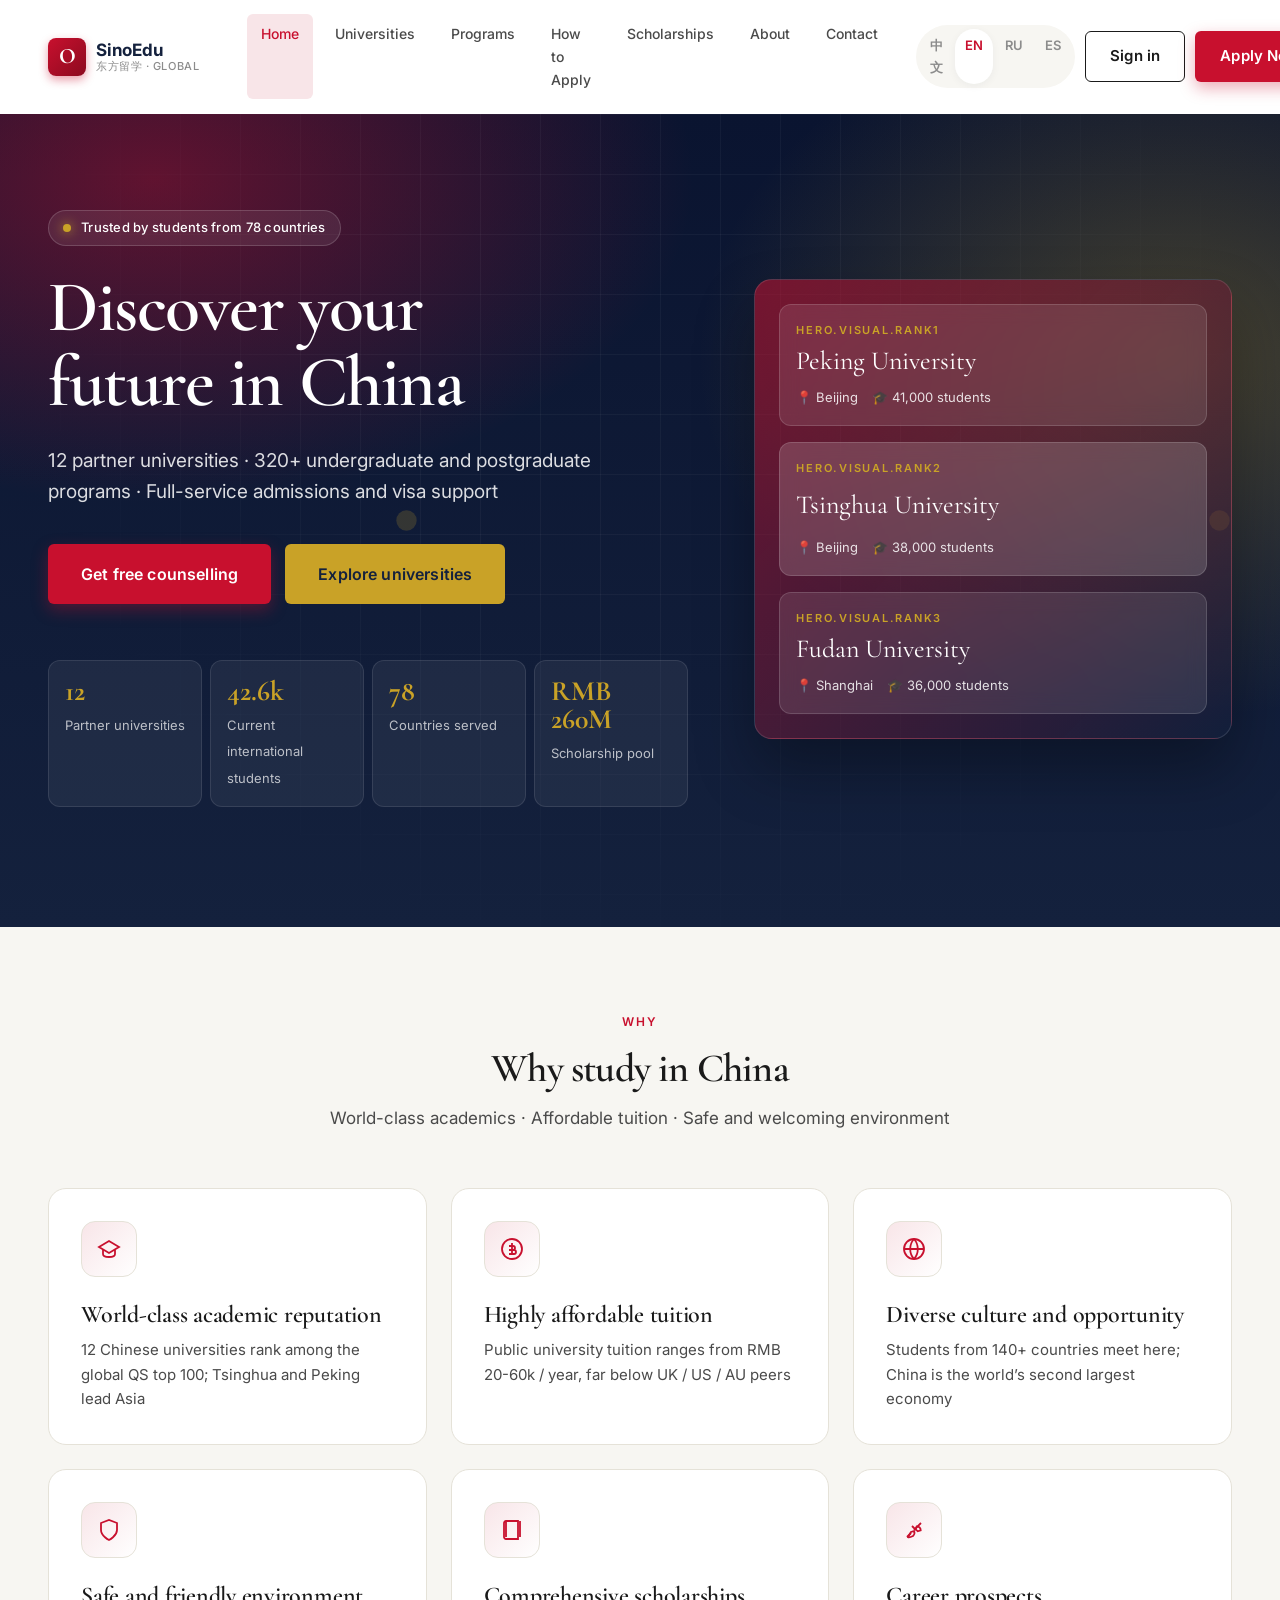
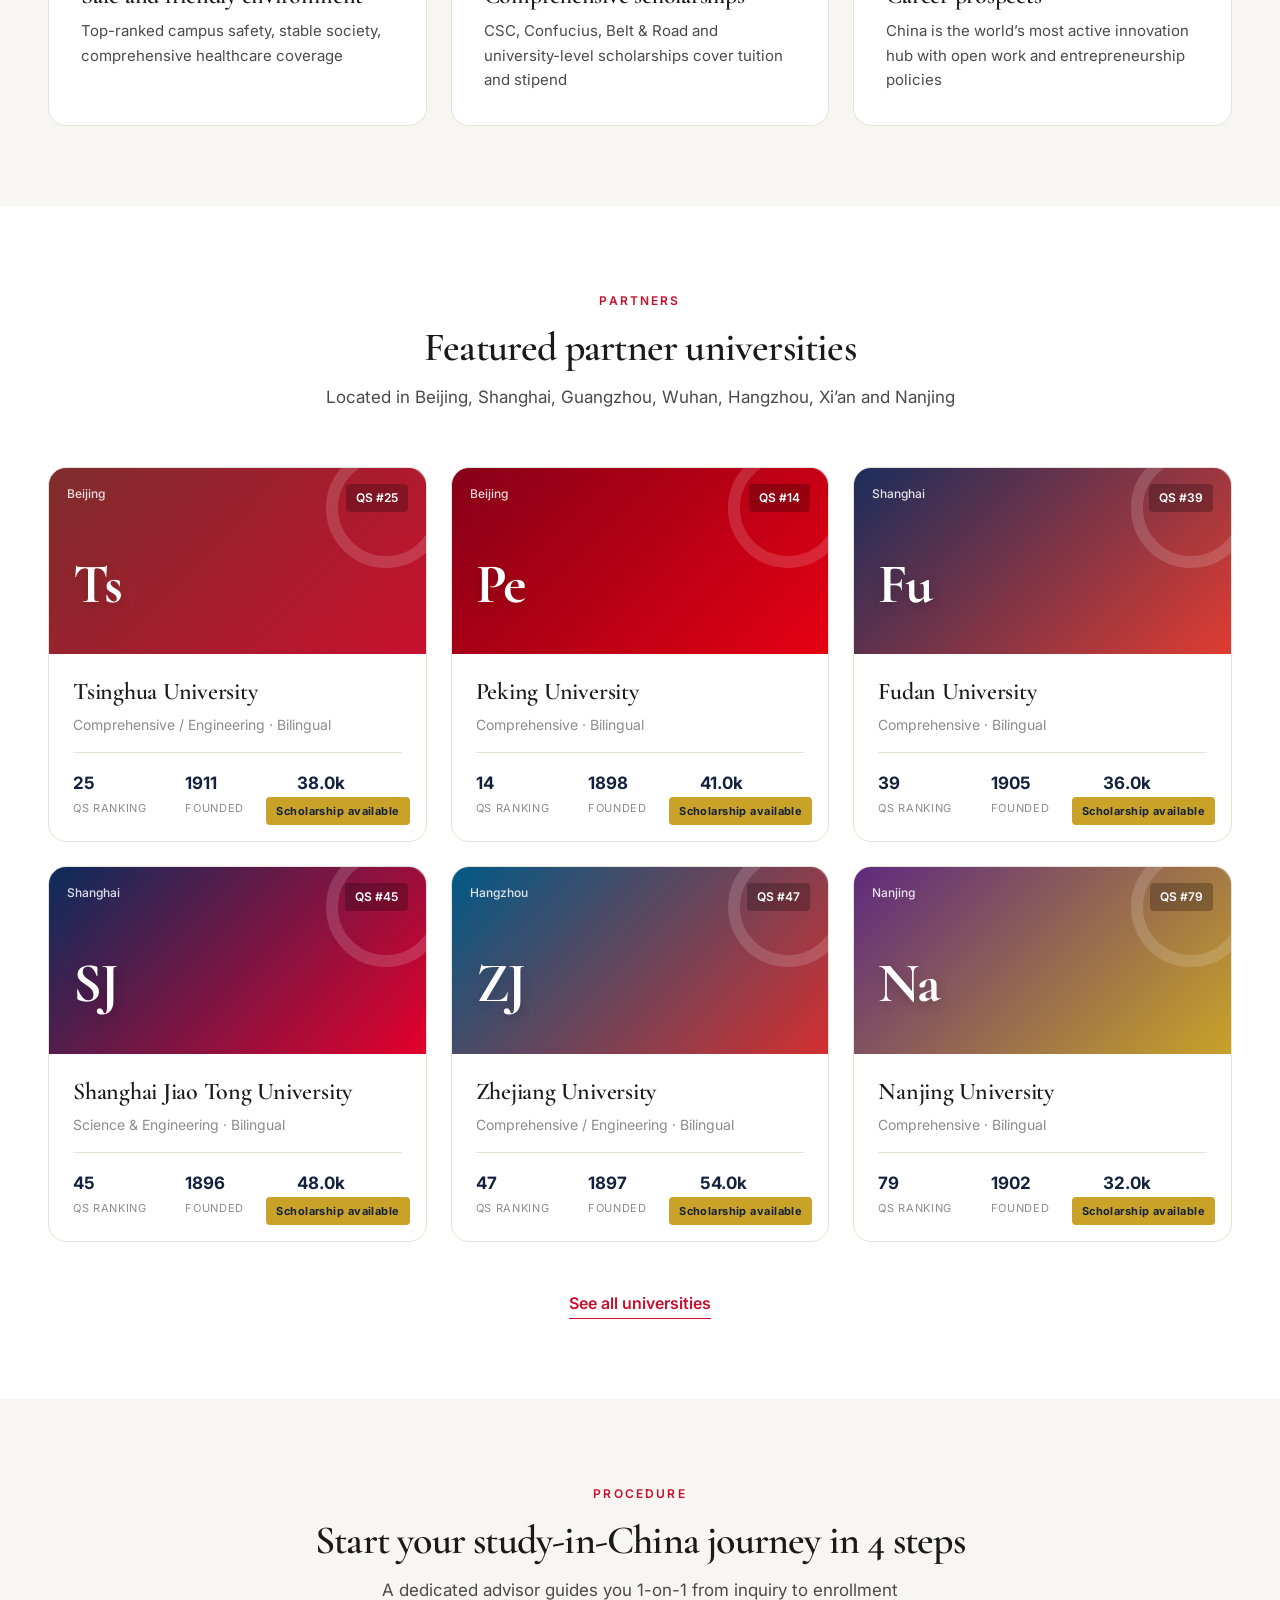
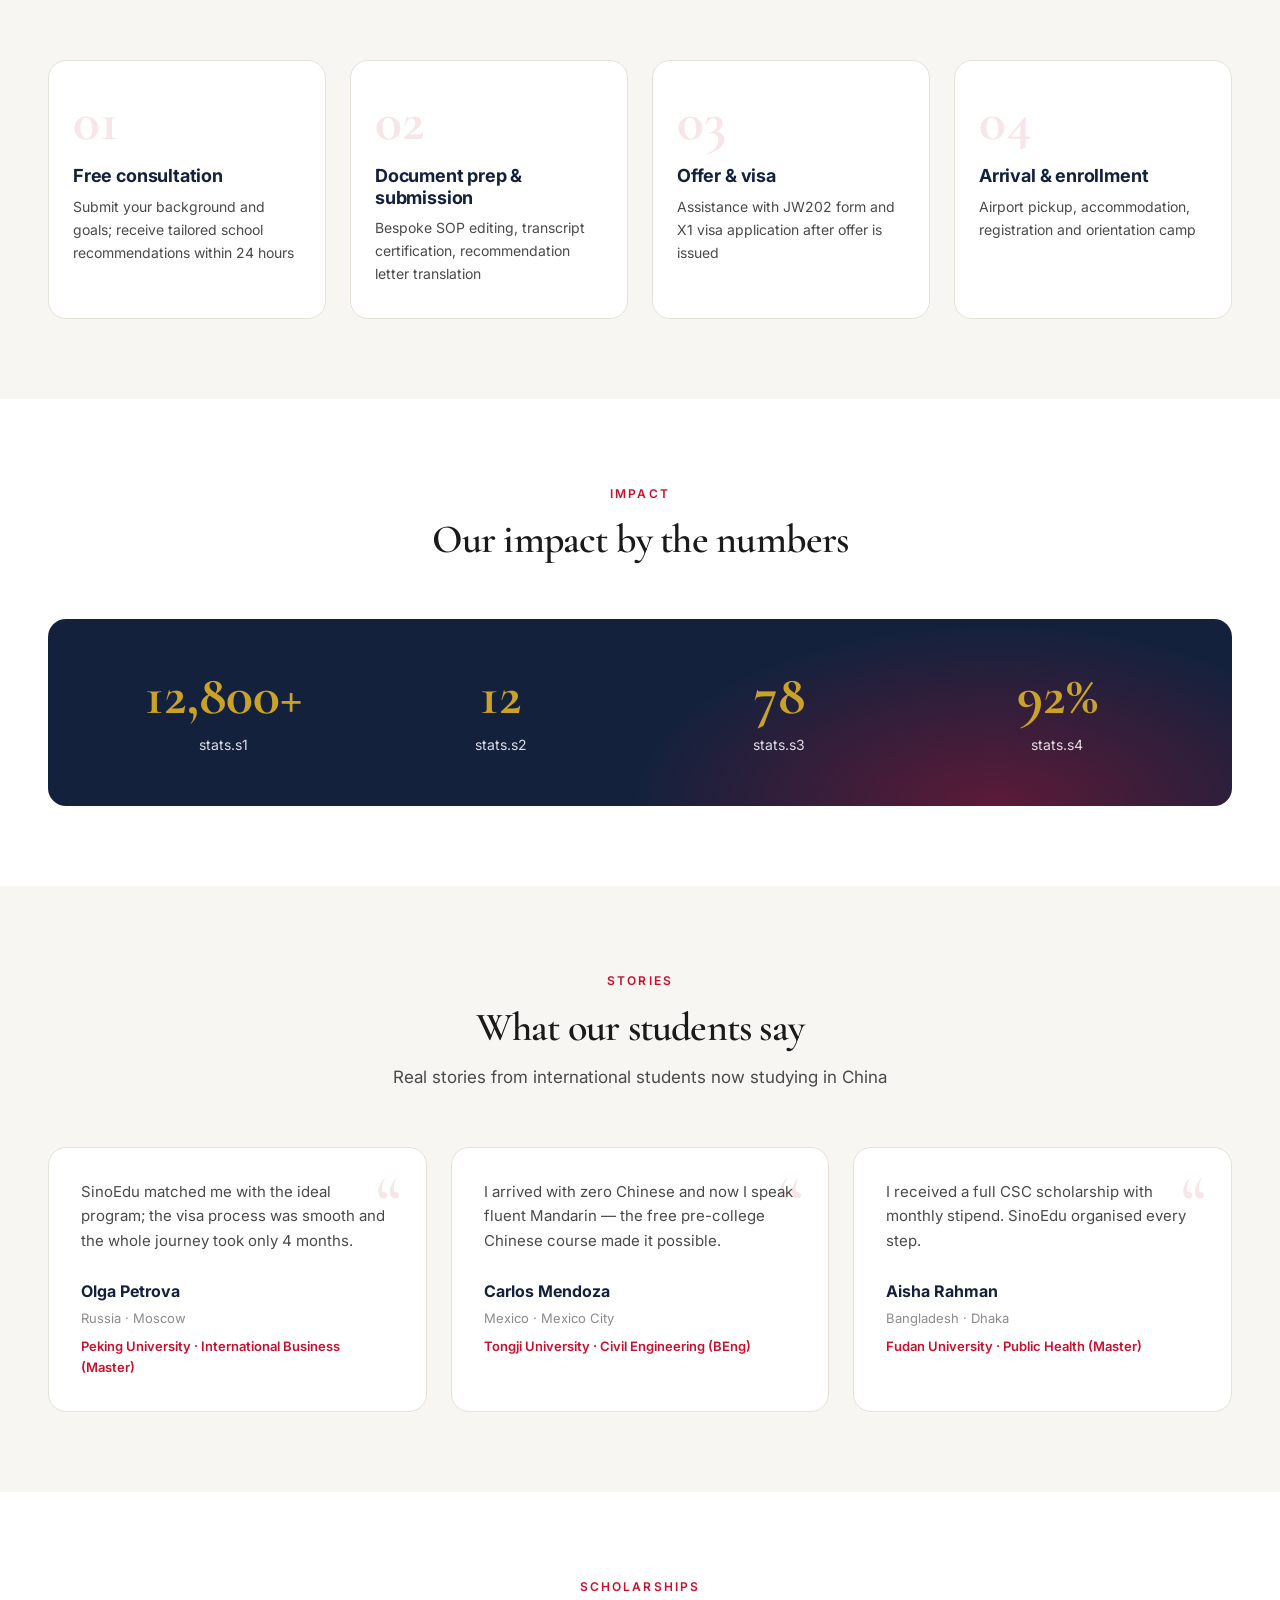
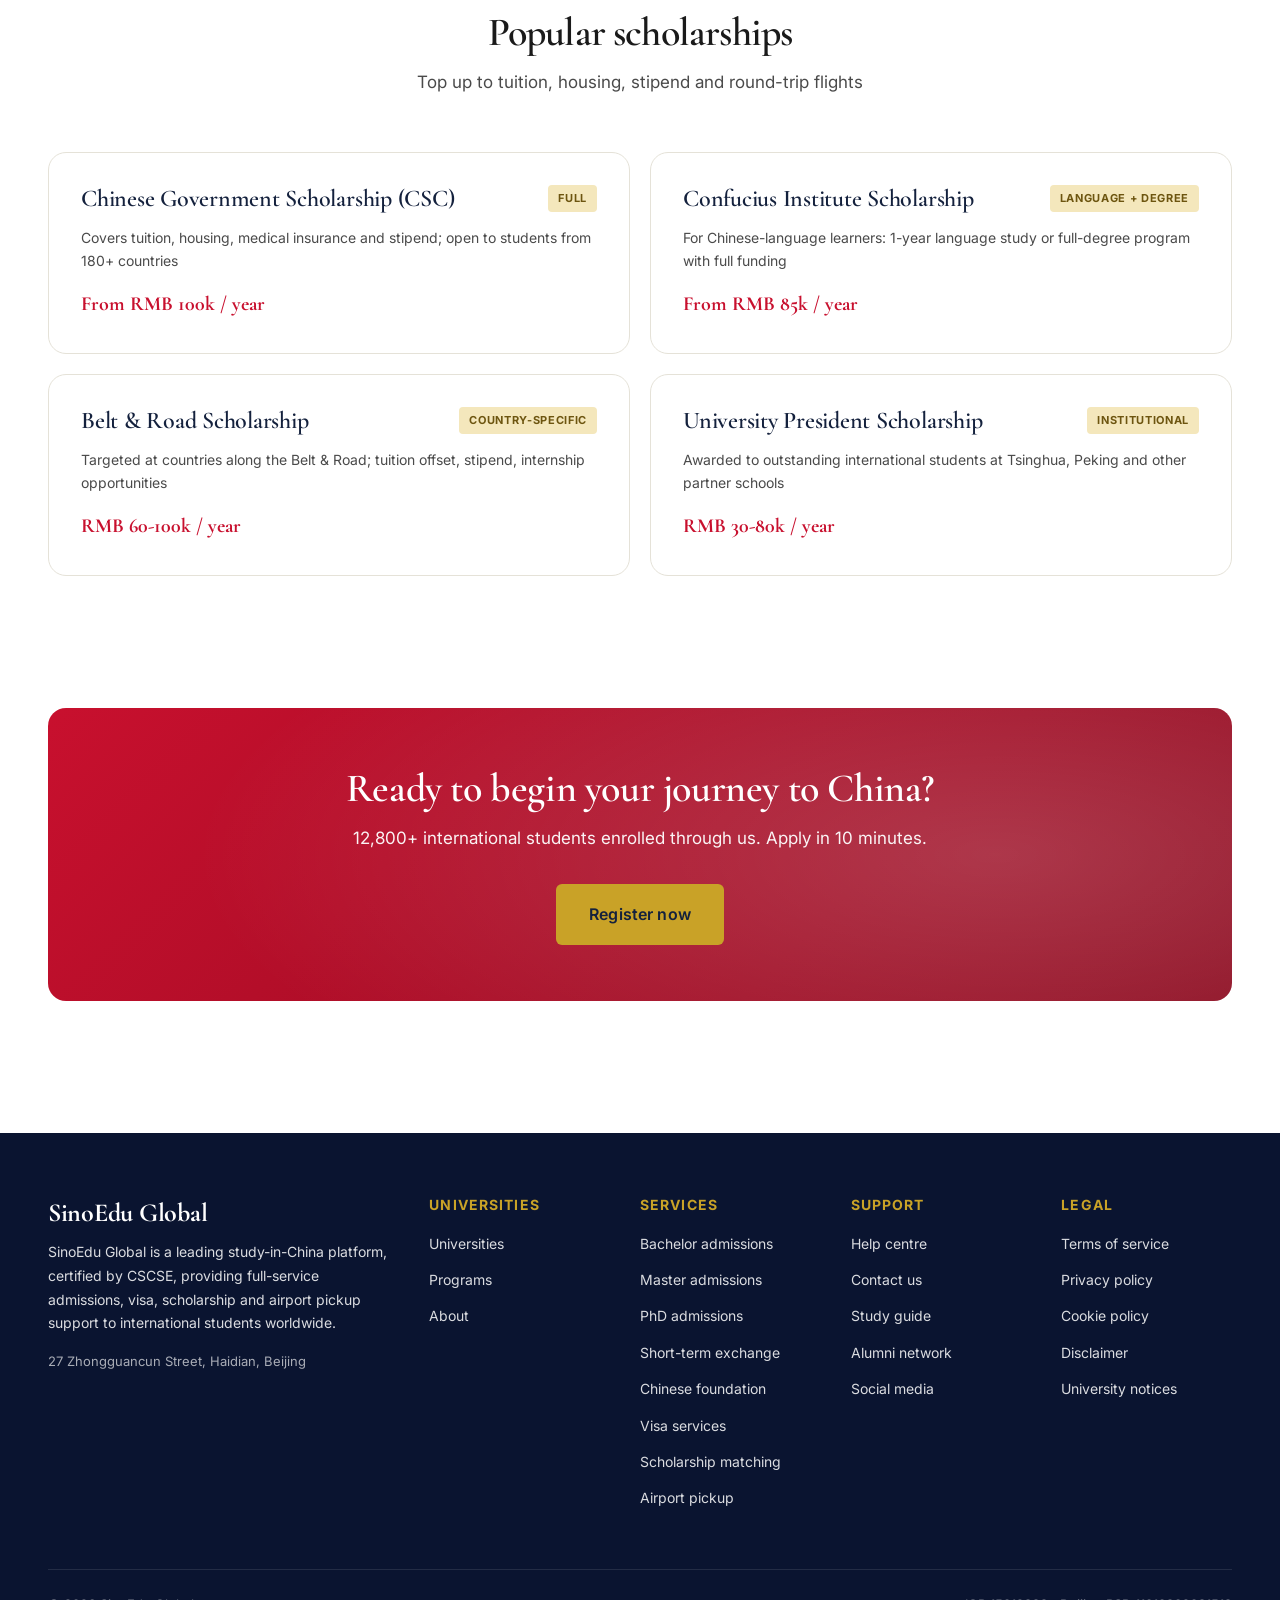
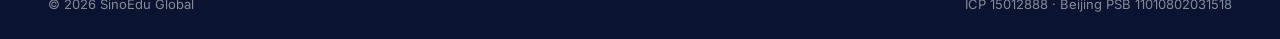
<file: index.html>
<!DOCTYPE html>
<html lang="en">
<head>
  <meta charset="UTF-8" />
  <meta name="viewport" content="width=device-width, initial-scale=1.0" />
  <title>SinoEdu Global — Your gateway to study in China</title>
  <meta name="description" content="A one-stop platform for international students applying to top Chinese universities" />
  <meta name="keywords" content="study in China, Chinese universities, scholarship" />
  <link rel="preconnect" href="https://fonts.googleapis.com" />
  <link rel="preconnect" href="https://fonts.gstatic.com" crossorigin />
  <link href="https://fonts.googleapis.com/css2?family=Inter:wght@400;500;600;700&family=Cormorant+Garamond:wght@500;600;700&display=swap" rel="stylesheet" />
  <link rel="stylesheet" href="assets/css/style.css" />
</head>
<body>
  <!-- ============ NAV ============ -->
  <nav class="oeg-nav">
    <div class="oeg-nav__inner">
      <a href="index.html" class="oeg-nav__logo">
        <span class="oeg-nav__logo-mark">O</span>
        <span class="oeg-nav__logo-text">
          SinoEdu<small>东方留学 · GLOBAL</small>
        </span>
      </a>
      <div class="oeg-nav__links">
        <a href="index.html" class="oeg-nav__link is-current" data-i18n="nav.home">Home</a>
        <a href="universities.html" class="oeg-nav__link" data-i18n="nav.unis">Universities</a>
        <a href="universities.html#programs" class="oeg-nav__link" data-i18n="nav.programs">Programs</a>
        <a href="index.html#how" class="oeg-nav__link" data-i18n="nav.how">How to Apply</a>
        <a href="index.html#scholarships" class="oeg-nav__link" data-i18n="nav.scholarships">Scholarships</a>
        <a href="about.html" class="oeg-nav__link" data-i18n="nav.about">About</a>
        <a href="contact.html" class="oeg-nav__link" data-i18n="nav.contact">Contact</a>
      </div>
      <div class="oeg-nav__actions">
        <div class="lang-switch">
          <a class="lang-switch__btn" href="#" data-lang-switch="zh-CN">中文</a>
          <a class="lang-switch__btn is-active" href="#" data-lang-switch="en">EN</a>
          <a class="lang-switch__btn" href="#" data-lang-switch="ru">RU</a>
          <a class="lang-switch__btn" href="#" data-lang-switch="es">ES</a>
        </div>
        <a class="btn btn--ghost" href="register.html" data-i18n="nav.signin">Sign in</a>
        <a class="btn btn--primary" href="register.html" data-i18n="nav.apply">Apply now</a>
        <button class="oeg-nav__burger" data-burger aria-label="Menu">
          <svg viewBox="0 0 24 24" fill="none" stroke="currentColor" stroke-width="2"><path d="M3 6h18M3 12h18M3 18h18"/></svg>
        </button>
      </div>
    </div>
  </nav>

  <!-- ============ HERO ============ -->
  <header class="hero">
    <div class="hero__bg"></div>
    <div class="container hero__inner">
      <div class="hero__grid">
        <div>
          <span class="hero__eyebrow">
            <span class="pulse"></span>
            <span data-i18n="hero.eyebrow">Trusted by students from 78 countries</span>
          </span>
          <h1 class="hero__title" data-i18n="hero.title">Discover your<br/>future in China</h1>
          <p class="hero__sub" data-i18n="hero.subtitle">12 partner universities · 320+ programs · Full-service admissions</p>
          <div class="hero__ctas">
            <a class="btn btn--primary btn--lg" href="register.html" data-i18n="hero.cta_primary">Get free counselling</a>
            <a class="btn btn--gold btn--lg" href="universities.html" data-i18n="hero.cta_secondary">Explore universities</a>
          </div>
          <div class="hero__meta-grid">
            <div class="hero__meta">
              <strong>12</strong>
              <span data-i18n="hero.meta1">Partner universities</span>
            </div>
            <div class="hero__meta">
              <strong>42.6k</strong>
              <span data-i18n="hero.meta2">Current students</span>
            </div>
            <div class="hero__meta">
              <strong>78</strong>
              <span data-i18n="hero.meta3">Countries</span>
            </div>
            <div class="hero__meta">
              <strong data-i18n="hero.meta4_value">RMB 260M</strong>
              <span data-i18n="hero.meta4">Scholarship pool</span>
            </div>
          </div>
        </div>
        <div class="hero__visual">
          <div class="hero__visual-stack">
            <div class="hero__visual-card">
              <span class="hero__visual-tag" data-i18n="hero.visual.rank1">QS #14</span>
              <span class="hero__visual-name">Peking University</span>
              <div class="hero__visual-meta">
                <span>📍 Beijing</span><span>🎓 41,000 students</span>
              </div>
            </div>
            <div class="hero__visual-card">
              <span class="hero__visual-tag" data-i18n="hero.visual.rank2">QS #25</span>
              <span class="hero__visual-name">Tsinghua University</span>
              <div class="hero__visual-meta">
                <span>📍 Beijing</span><span>🎓 38,000 students</span>
              </div>
            </div>
            <div class="hero__visual-card">
              <span class="hero__visual-tag" data-i18n="hero.visual.rank3">QS #39</span>
              <span class="hero__visual-name">Fudan University</span>
              <div class="hero__visual-meta">
                <span>📍 Shanghai</span><span>🎓 36,000 students</span>
              </div>
            </div>
          </div>
        </div>
      </div>
    </div>
  </header>

  <!-- ============ WHY ============ -->
  <section class="section section--alt">
    <div class="container">
      <div class="section-head">
        <span class="section-head__eyebrow">WHY</span>
        <h2 class="section-head__h" data-i18n="why.title">Why study in China</h2>
        <p class="section-head__sub" data-i18n="why.subtitle">Subtitle</p>
      </div>
      <div class="why-grid" id="why-grid"></div>
    </div>
  </section>

  <!-- ============ FEATURED ============ -->
  <section class="section">
    <div class="container">
      <div class="section-head">
        <span class="section-head__eyebrow">PARTNERS</span>
        <h2 class="section-head__h" data-i18n="featured.title">Featured partner universities</h2>
        <p class="section-head__sub" data-i18n="featured.subtitle">Subtitle</p>
      </div>
      <div class="uni-grid" id="featured-grid"></div>
      <div class="section__footer">
        <a class="link" href="universities.html" data-i18n="featured.all">See all universities →</a>
      </div>
    </div>
  </section>

  <!-- ============ HOW ============ -->
  <section class="section section--alt" id="how">
    <div class="container">
      <div class="section-head">
        <span class="section-head__eyebrow">PROCEDURE</span>
        <h2 class="section-head__h" data-i18n="steps.title">Start in 4 steps</h2>
        <p class="section-head__sub" data-i18n="steps.subtitle">Subtitle</p>
      </div>
      <div class="steps-grid" id="steps-grid"></div>
    </div>
  </section>

  <!-- ============ STATS ============ -->
  <section class="section">
    <div class="container">
      <div class="section-head">
        <span class="section-head__eyebrow">IMPACT</span>
        <h2 class="section-head__h" data-i18n="stats.title">Our impact by the numbers</h2>
      </div>
      <div class="stats">
        <div class="stats__item"><span class="stats__num">12,800+</span><span class="stats__label" data-i18n="stats.s1">Students enrolled</span></div>
        <div class="stats__item"><span class="stats__num">12</span><span class="stats__label" data-i18n="stats.s2">Partner universities</span></div>
        <div class="stats__item"><span class="stats__num">78</span><span class="stats__label" data-i18n="stats.s3">Countries served</span></div>
        <div class="stats__item"><span class="stats__num">92%</span><span class="stats__label" data-i18n="stats.s4">Offer rate</span></div>
      </div>
    </div>
  </section>

  <!-- ============ TESTIMONIALS ============ -->
  <section class="section section--alt">
    <div class="container">
      <div class="section-head">
        <span class="section-head__eyebrow">STORIES</span>
        <h2 class="section-head__h" data-i18n="testimonials.title">What our students say</h2>
        <p class="section-head__sub" data-i18n="testimonials.subtitle">Subtitle</p>
      </div>
      <div class="testi-grid" id="testi-grid"></div>
    </div>
  </section>

  <!-- ============ SCHOLARSHIPS ============ -->
  <section class="section" id="scholarships">
    <div class="container">
      <div class="section-head">
        <span class="section-head__eyebrow">SCHOLARSHIPS</span>
        <h2 class="section-head__h" data-i18n="scholarships.title">Popular scholarships</h2>
        <p class="section-head__sub" data-i18n="scholarships.subtitle">Subtitle</p>
      </div>
      <div class="sch-grid" id="sch-grid"></div>
    </div>
  </section>

  <!-- ============ CTA ============ -->
  <section class="section section--tight">
    <div class="container">
      <div class="cta-strip">
        <h2 class="cta-strip__h" data-i18n="cta.title">Ready to begin your journey to China?</h2>
        <p class="cta-strip__sub" data-i18n="cta.subtitle">12,800+ international students enrolled through us.</p>
        <a class="btn btn--gold btn--lg" href="register.html" data-i18n="cta.button">Register now</a>
      </div>
    </div>
  </section>

  <!-- ============ FOOTER ============ -->
  <footer class="oeg-footer">
    <div class="container">
      <div class="oeg-footer__grid">
        <div class="oeg-footer__brand">
          <h3>SinoEdu Global</h3>
          <p data-i18n="footer.desc">Desc</p>
          <address data-i18n="footer.addr">Address</address>
        </div>
        <div>
          <h4 data-i18n="footer.h_uni">Universities</h4>
          <ul>
            <li><a href="universities.html" data-i18n="nav.unis">Universities</a></li>
            <li><a href="universities.html#programs" data-i18n="nav.programs">Programs</a></li>
            <li><a href="about.html" data-i18n="nav.about">About</a></li>
          </ul>
        </div>
        <div>
          <h4 data-i18n="footer.h_serv">Services</h4>
          <ul id="footer-services"></ul>
        </div>
        <div>
          <h4 data-i18n="footer.h_supp">Support</h4>
          <ul id="footer-support"></ul>
        </div>
        <div>
          <h4 data-i18n="footer.h_legal">Legal</h4>
          <ul id="footer-legal"></ul>
        </div>
      </div>
      <div class="oeg-footer__legal">
        <span data-i18n="footer.copy">© 2026 SinoEdu Global</span>
        <span data-i18n="footer.icp">ICP</span>
      </div>
    </div>
  </footer>

  <!-- ============ SCRIPTS ============ -->
  <script src="assets/js/translations.js"></script>
  <script src="assets/js/universities.js"></script>
  <script src="assets/js/i18n.js"></script>
  <script src="assets/js/main.js"></script>
  <script>
    /* dynamic content — re-renders when language changes */
    function renderHomeDynamic() {
      var locale = window.i18n.getLocale();
      var t = window.i18n.t;

      /* WHY */
      var whyItems = window.i18n.t('why.items') || [];
      var whyEl = document.getElementById('why-grid');
      if (whyEl) {
        var icons = ['grad','money','globe','shield','book','rocket'];
        var iconSvg = {
          'grad':   '<svg viewBox="0 0 24 24" fill="none" stroke="currentColor" stroke-width="1.8"><path d="M22 10L12 4 2 10l10 6 10-6zM6 12v5c0 2 3 3 6 3s6-1 6-3v-5"/></svg>',
          'money':  '<svg viewBox="0 0 24 24" fill="none" stroke="currentColor" stroke-width="1.8"><circle cx="12" cy="12" r="10"/><path d="M12 6v12M9 9h4a2 2 0 010 4H9M9 13h5a2 2 0 010 4H9"/></svg>',
          'globe':  '<svg viewBox="0 0 24 24" fill="none" stroke="currentColor" stroke-width="1.8"><circle cx="12" cy="12" r="10"/><path d="M2 12h20M12 2a15 15 0 010 20M12 2a15 15 0 000 20"/></svg>',
          'shield': '<svg viewBox="0 0 24 24" fill="none" stroke="currentColor" stroke-width="1.8"><path d="M12 22s8-4 8-10V5l-8-3-8 3v7c0 6 8 10 8 10z"/></svg>',
          'book':   '<svg viewBox="0 0 24 24" fill="none" stroke="currentColor" stroke-width="1.8"><path d="M4 19V5a2 2 0 012-2h12v18H6a2 2 0 01-2-2zM6 3v16M20 3v16"/></svg>',
          'rocket': '<svg viewBox="0 0 24 24" fill="none" stroke="currentColor" stroke-width="1.8"><path d="M5 19l4-4M14 12l-4-4M19 5l-7 7"/><path d="M14.7 8.3a4 4 0 014 4l-3 1-2-2 1-3zM9 14l-3 5c1 1 3 0 5-1 1-1 2-3 1-5l-3 1z"/></svg>'
        };
        var h = '';
        for (var i = 0; i < whyItems.length; i++) {
          var it = whyItems[i];
          h += '<div class="why-card">' +
               '  <div class="why-card__ico">' + (iconSvg[it.ico] || iconSvg.grad) + '</div>' +
               '  <h3 class="why-card__title">' + it.t + '</h3>' +
               '  <p class="why-card__desc">' + it.d + '</p>' +
               '</div>';
        }
        whyEl.innerHTML = h;
      }

      /* FEATURED universities */
      var featEl = document.getElementById('featured-grid');
      if (featEl && window.UNIVERSITIES) {
        var list = window.UNIVERSITIES.slice(0, 6);
        var h = '';
        list.forEach(function (u) {
          var name = u.name[locale] || u.name.en;
          var city = u.city[locale] || u.city.en;
          var type = u.type[locale];
          var lang = u.languages[locale];
          var c1 = u.color[0], c2 = u.color[1];
          h +=
            '<a href="detail.html?id=' + u.id + '" class="ucard">' +
            '  <div class="ucard__hero" style="background:linear-gradient(135deg,' + c1 + ',' + c2 + ')">' +
            '    <span class="ucard__rank">QS #' + u.qsRank + '</span>' +
            '    <span class="ucard__city">' + city + '</span>' +
            '    <span class="ucard__logo">' + u.shortName[locale].slice(0,2) + '</span>' +
            '  </div>' +
            '  <div class="ucard__body">' +
            '    <h3 class="ucard__name">' + name + '</h3>' +
            '    <p class="ucard__type">' + type + ' · ' + lang + '</p>' +
            '    <ul class="ucard__stats">' +
            '      <li><span>' + u.qsRank + '</span><em>' + t('detail.ranking') + '</em></li>' +
            '      <li><span>' + u.founded + '</span><em>' + t('detail.founded') + '</em></li>' +
            '      <li><span>' + (u.students/1000).toFixed(1) + 'k</span><em>' + t('detail.students') + '</em></li>' +
            '    </ul>' +
            (u.scholarship ? '<span class="ucard__badge">' + t('detail.scholarship_kw') + '</span>' : '') +
            '  </div>' +
            '</a>';
        });
        featEl.innerHTML = h;
      }

      /* STEPS */
      var stepItems = window.i18n.t('steps.items') || [];
      var stepEl = document.getElementById('steps-grid');
      if (stepEl) {
        var sh = '';
        stepItems.forEach(function (it) {
          sh += '<div class="step"><span class="step__n">' + it.n + '</span><h3 class="step__title">' + it.t + '</h3><p class="step__desc">' + it.d + '</p></div>';
        });
        stepEl.innerHTML = sh;
      }

      /* TESTIMONIALS */
      var testiItems = window.i18n.t('testimonials.items') || [];
      var testiEl = document.getElementById('testi-grid');
      if (testiEl) {
        var th = '';
        testiItems.forEach(function (it) {
          th += '<div class="testi"><p class="testi__body">' + it.body + '</p>' +
               '<div class="testi__name">' + it.name + '</div>' +
               '<div class="testi__meta">' + it.country + '</div>' +
               '<div class="testi__prog">' + it.prog + '</div></div>';
        });
        testiEl.innerHTML = th;
      }

      /* SCHOLARSHIPS */
      var schItems = window.i18n.t('scholarships.items') || [];
      var schEl = document.getElementById('sch-grid');
      if (schEl) {
        var ch = '';
        schItems.forEach(function (it) {
          ch += '<div class="sch"><div class="sch__head"><h3 class="sch__title">' + it.t + '</h3><span class="sch__tag">' + it.tag + '</span></div>' +
                '<p class="sch__desc">' + it.d + '</p>' +
                '<span class="sch__value">' + it.value + '</span></div>';
        });
        schEl.innerHTML = ch;
      }

      /* FOOTER lists */
      function fillFooterList(id, key) {
        var arr = window.i18n.t(key) || [];
        var el = document.getElementById(id);
        if (!el) return;
        el.innerHTML = '';
        arr.forEach(function (item) {
          var li = document.createElement('li');
          li.innerHTML = '<a href="#">' + item + '</a>';
          el.appendChild(li);
        });
      }
      fillFooterList('footer-services', 'footer.serv');
      fillFooterList('footer-support',  'footer.supp');
      fillFooterList('footer-legal',    'footer.leg');
    }
    window.i18n.onLocaleChange(renderHomeDynamic);
    window.addEventListener('load', renderHomeDynamic);
  </script>
</body>
</html>
</file>
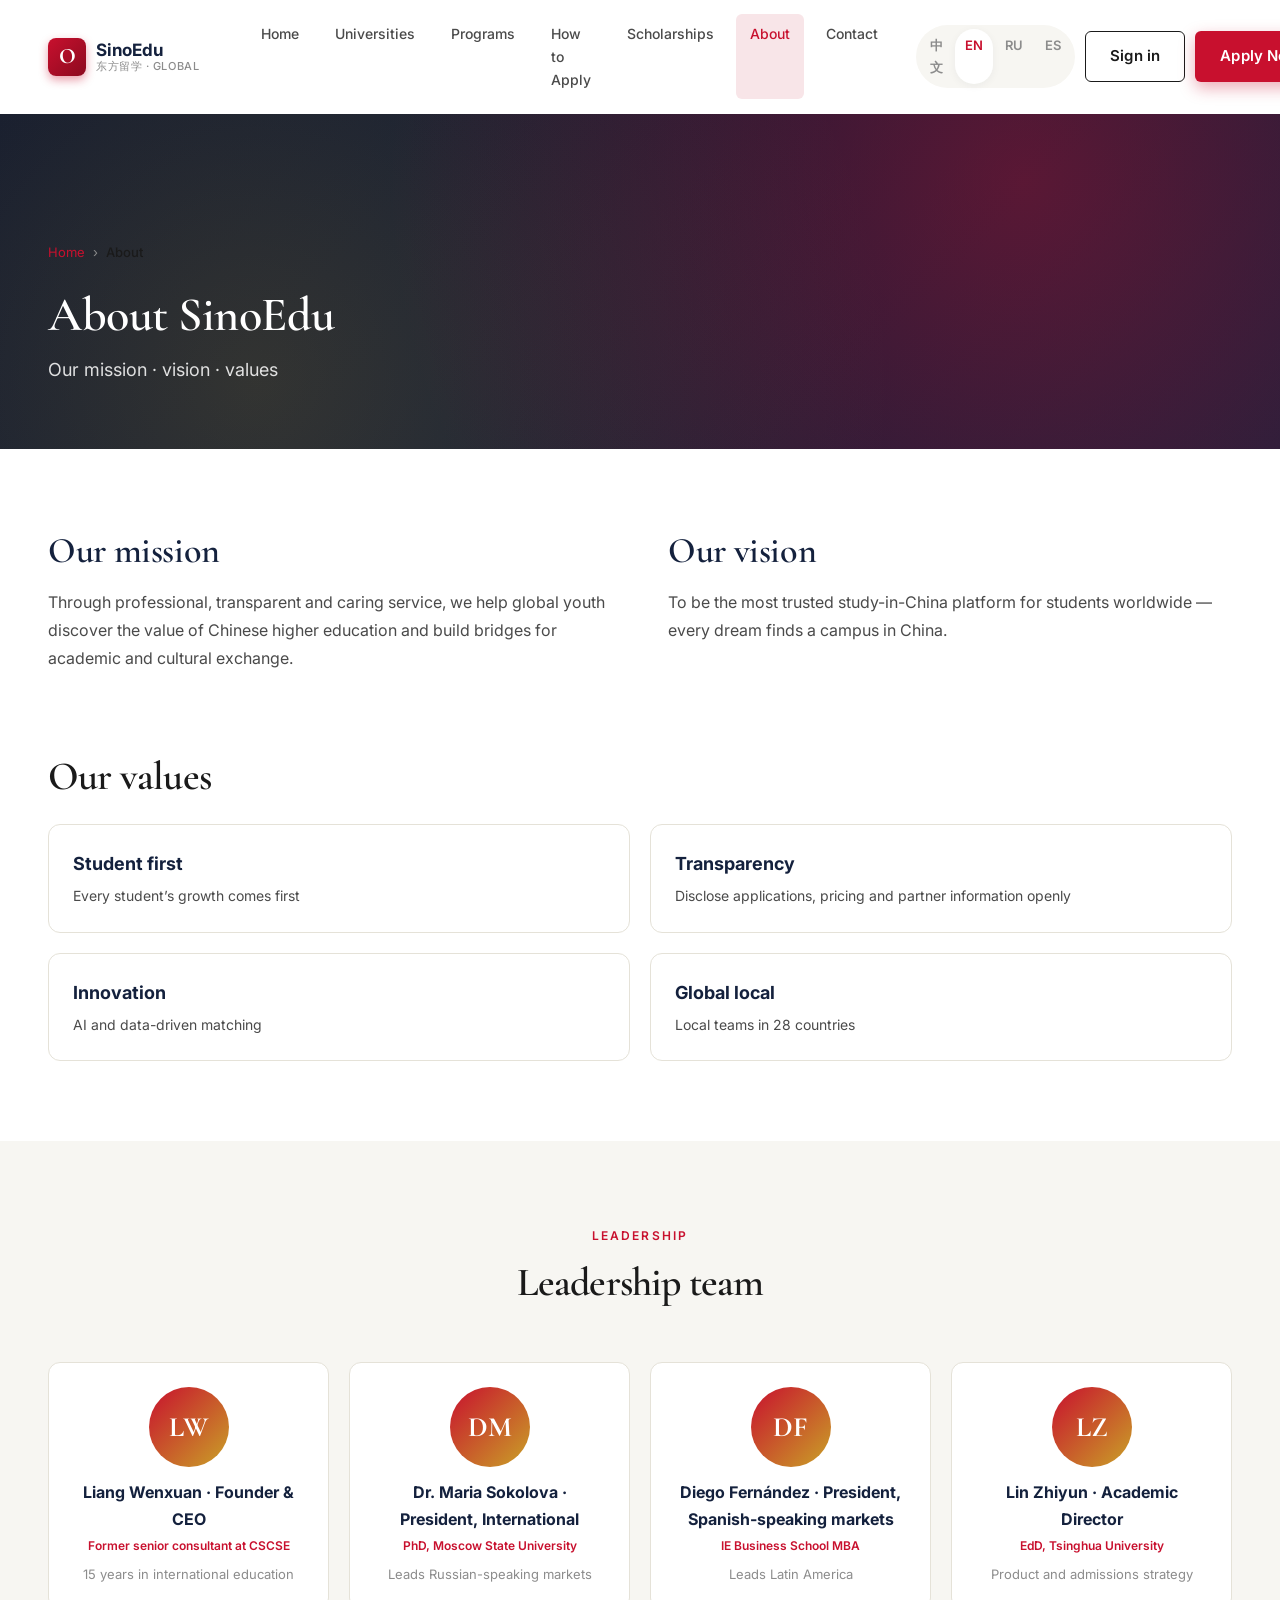
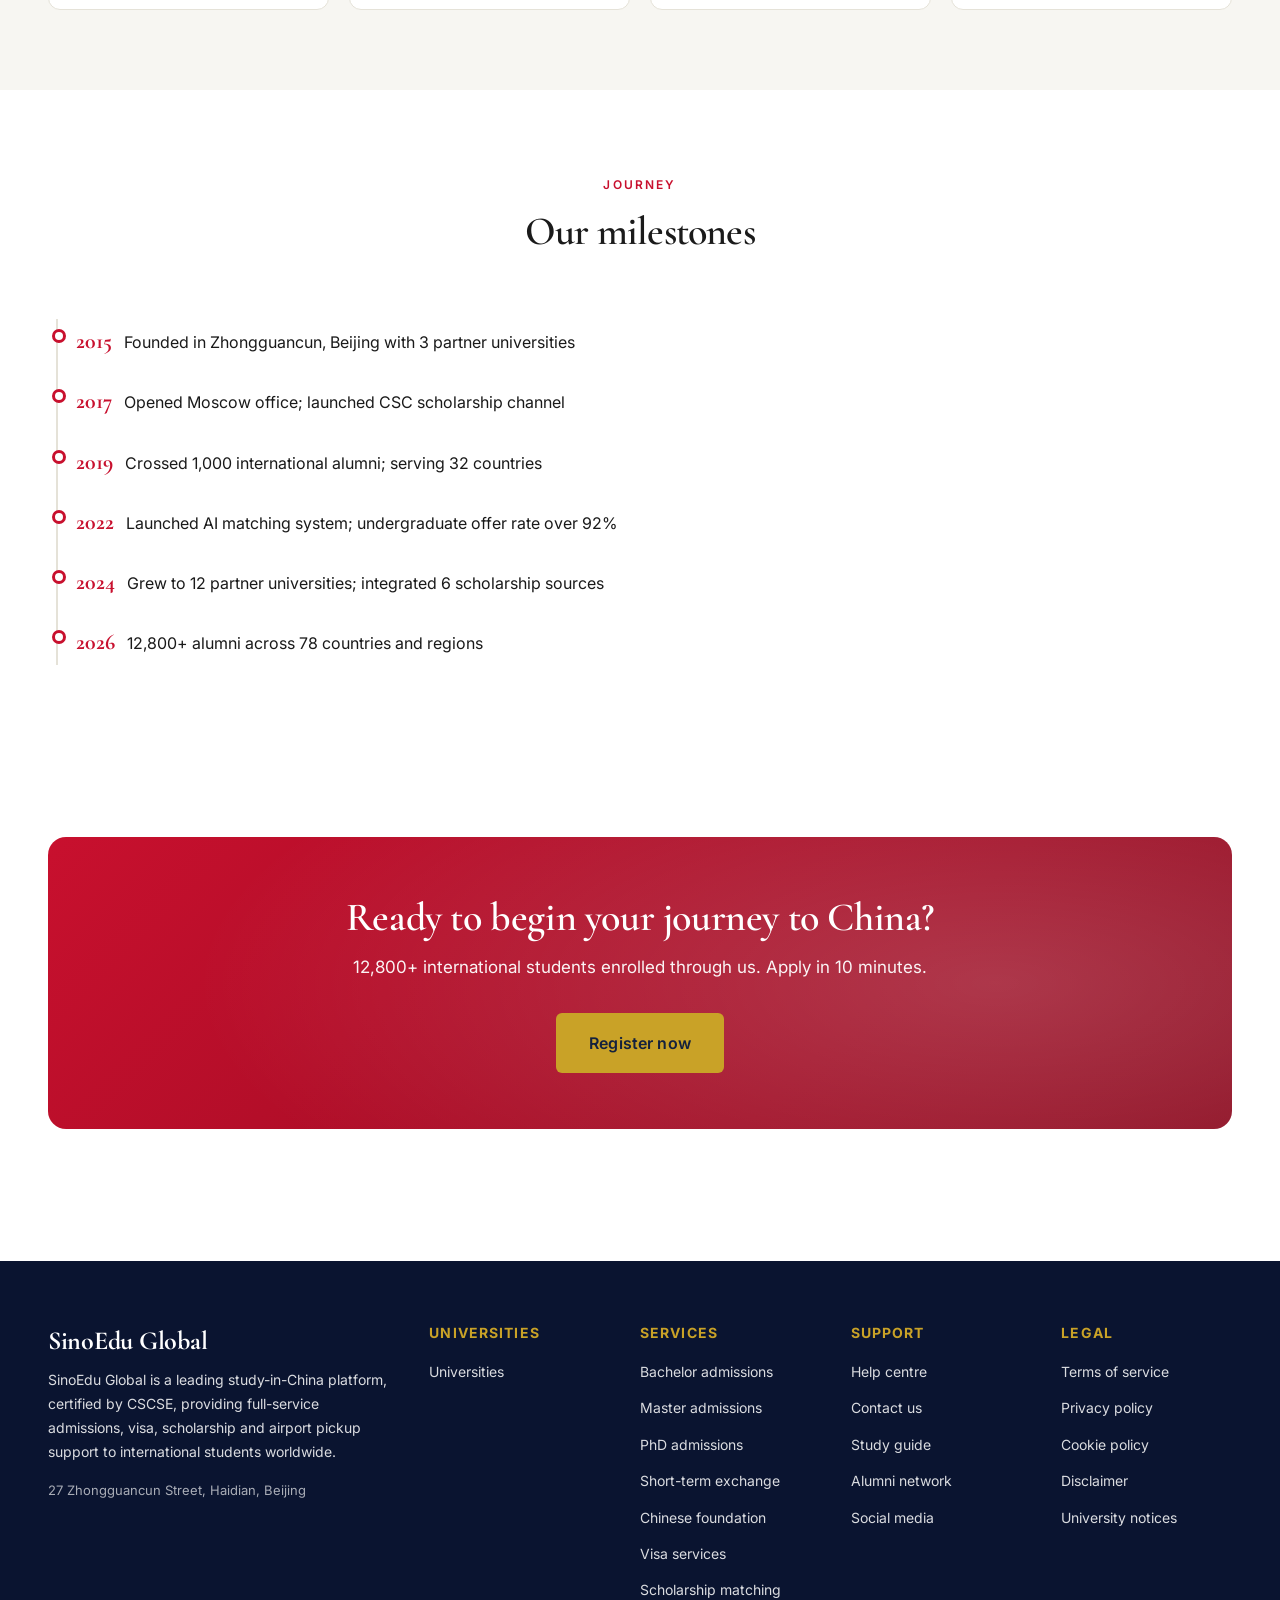
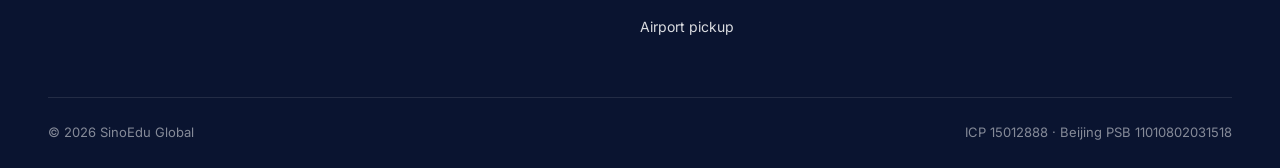
<file: about.html>
<!DOCTYPE html>
<html lang="en">
<head>
  <meta charset="UTF-8" />
  <meta name="viewport" content="width=device-width, initial-scale=1.0" />
  <title data-i18n="about.title">About — SinoEdu Global</title>
  <link rel="preconnect" href="https://fonts.googleapis.com" />
  <link rel="preconnect" href="https://fonts.gstatic.com" crossorigin />
  <link href="https://fonts.googleapis.com/css2?family=Inter:wght@400;500;600;700&family=Cormorant+Garamond:wght@500;600;700&display=swap" rel="stylesheet" />
  <link rel="stylesheet" href="assets/css/style.css" />
</head>
<body>
  <nav class="oeg-nav">
    <div class="oeg-nav__inner">
      <a href="index.html" class="oeg-nav__logo">
        <span class="oeg-nav__logo-mark">O</span>
        <span class="oeg-nav__logo-text">SinoEdu<small>东方留学 · GLOBAL</small></span>
      </a>
      <div class="oeg-nav__links">
        <a href="index.html" class="oeg-nav__link" data-i18n="nav.home">Home</a>
        <a href="universities.html" class="oeg-nav__link" data-i18n="nav.unis">Universities</a>
        <a href="universities.html#programs" class="oeg-nav__link" data-i18n="nav.programs">Programs</a>
        <a href="index.html#how" class="oeg-nav__link" data-i18n="nav.how">How to Apply</a>
        <a href="index.html#scholarships" class="oeg-nav__link" data-i18n="nav.scholarships">Scholarships</a>
        <a href="about.html" class="oeg-nav__link is-current" data-i18n="nav.about">About</a>
        <a href="contact.html" class="oeg-nav__link" data-i18n="nav.contact">Contact</a>
      </div>
      <div class="oeg-nav__actions">
        <div class="lang-switch">
          <a class="lang-switch__btn" href="#" data-lang-switch="zh-CN">中文</a>
          <a class="lang-switch__btn is-active" href="#" data-lang-switch="en">EN</a>
          <a class="lang-switch__btn" href="#" data-lang-switch="ru">RU</a>
          <a class="lang-switch__btn" href="#" data-lang-switch="es">ES</a>
        </div>
        <a class="btn btn--ghost" href="register.html" data-i18n="nav.signin">Sign in</a>
        <a class="btn btn--primary" href="register.html" data-i18n="nav.apply">Apply now</a>
        <button class="oeg-nav__burger" data-burger aria-label="Menu">
          <svg viewBox="0 0 24 24" fill="none" stroke="currentColor" stroke-width="2"><path d="M3 6h18M3 12h18M3 18h18"/></svg>
        </button>
      </div>
    </div>
  </nav>

  <header class="page-hero">
    <div class="container">
      <div class="breadcrumb">
        <a href="index.html" data-i18n="nav.home">Home</a> <span>›</span>
        <strong data-i18n="nav.about">About</strong>
      </div>
      <h1 class="page-hero__h" data-i18n="about.title">About SinoEdu</h1>
      <p class="page-hero__sub" data-i18n="about.subtitle">Subtitle</p>
    </div>
  </header>

  <!-- Mission / Vision / Values -->
  <section class="section">
    <div class="container">
      <div class="about-grid">
        <div class="about-block">
          <h2 data-i18n="about.mission_h">Mission</h2>
          <p data-i18n="about.mission_d">Mission description</p>
        </div>
        <div class="about-block">
          <h2 data-i18n="about.vision_h">Vision</h2>
          <p data-i18n="about.vision_d">Vision description</p>
        </div>
      </div>

      <div style="margin-top:64px">
        <h2 class="section-head__h" style="margin-bottom:24px" data-i18n="about.values_h">Values</h2>
        <div class="values-grid" id="values-grid"></div>
      </div>
    </div>
  </section>

  <!-- Team -->
  <section class="section section--alt">
    <div class="container">
      <div class="section-head">
        <span class="section-head__eyebrow">LEADERSHIP</span>
        <h2 class="section-head__h" data-i18n="about.team_h">Team</h2>
      </div>
      <div class="team-grid" id="team-grid"></div>
    </div>
  </section>

  <!-- Milestones -->
  <section class="section">
    <div class="container">
      <div class="section-head">
        <span class="section-head__eyebrow">JOURNEY</span>
        <h2 class="section-head__h" data-i18n="about.milestones_h">Milestones</h2>
      </div>
      <ul class="timeline" id="milestones-list"></ul>
    </div>
  </section>

  <!-- CTA -->
  <section class="section section--tight">
    <div class="container">
      <div class="cta-strip">
        <h2 class="cta-strip__h" data-i18n="cta.title">Ready to start?</h2>
        <p class="cta-strip__sub" data-i18n="cta.subtitle">Sub</p>
        <a class="btn btn--gold btn--lg" href="register.html" data-i18n="cta.button">Register</a>
      </div>
    </div>
  </section>

  <footer class="oeg-footer">
    <div class="container">
      <div class="oeg-footer__grid">
        <div class="oeg-footer__brand">
          <h3>SinoEdu Global</h3>
          <p data-i18n="footer.desc">Desc</p>
          <address data-i18n="footer.addr">Address</address>
        </div>
        <div><h4 data-i18n="footer.h_uni">Universities</h4>
          <ul>
            <li><a href="universities.html" data-i18n="nav.unis">Universities</a></li>
          </ul>
        </div>
        <div><h4 data-i18n="footer.h_serv">Services</h4><ul id="footer-services"></ul></div>
        <div><h4 data-i18n="footer.h_supp">Support</h4><ul id="footer-support"></ul></div>
        <div><h4 data-i18n="footer.h_legal">Legal</h4><ul id="footer-legal"></ul></div>
      </div>
      <div class="oeg-footer__legal">
        <span data-i18n="footer.copy">©</span>
        <span data-i18n="footer.icp">ICP</span>
      </div>
    </div>
  </footer>

  <script src="assets/js/translations.js"></script>
  <script src="assets/js/universities.js"></script>
  <script src="assets/js/i18n.js"></script>
  <script src="assets/js/main.js"></script>
  <script>
    function renderAboutDynamic() {
      var t = window.i18n.t;

      var vItems = t('about.values') || [];
      var vEl = document.getElementById('values-grid');
      if (vEl) {
        var h = '';
        vItems.forEach(function (it) {
          h += '<div class="value-card"><strong>' + it.t + '</strong><p>' + it.d + '</p></div>';
        });
        vEl.innerHTML = h;
      }

      var team = t('about.team') || [];
      var tEl = document.getElementById('team-grid');
      if (tEl) {
        var h = '';
        team.forEach(function (it) {
          var initials = it.name.split(' ').map(function (s) { return s[0]; }).join('').slice(0, 2);
          h += '<div class="team"><div class="team__avatar">' + initials + '</div>' +
               '<div class="team__name">' + it.name + '</div>' +
               '<div class="team__role">' + it.role + '</div>' +
               '<div class="team__intro">' + it.intro + '</div></div>';
        });
        tEl.innerHTML = h;
      }

      var ms = t('about.milestones') || [];
      var mEl = document.getElementById('milestones-list');
      if (mEl) {
        var h = '';
        ms.forEach(function (it) {
          h += '<li><strong>' + it.y + '</strong>' + it.t + '</li>';
        });
        mEl.innerHTML = h;
      }

      function fillFooter(id, key) {
        var arr = window.i18n.t(key) || [];
        var el = document.getElementById(id); if (!el) return;
        el.innerHTML = '';
        arr.forEach(function (item) {
          var li = document.createElement('li');
          li.innerHTML = '<a href="#">' + item + '</a>';
          el.appendChild(li);
        });
      }
      fillFooter('footer-services', 'footer.serv');
      fillFooter('footer-support',  'footer.supp');
      fillFooter('footer-legal',    'footer.leg');
    }
    window.i18n.onLocaleChange(renderAboutDynamic);
    window.addEventListener('load', renderAboutDynamic);
  </script>
</body>
</html>
</file>
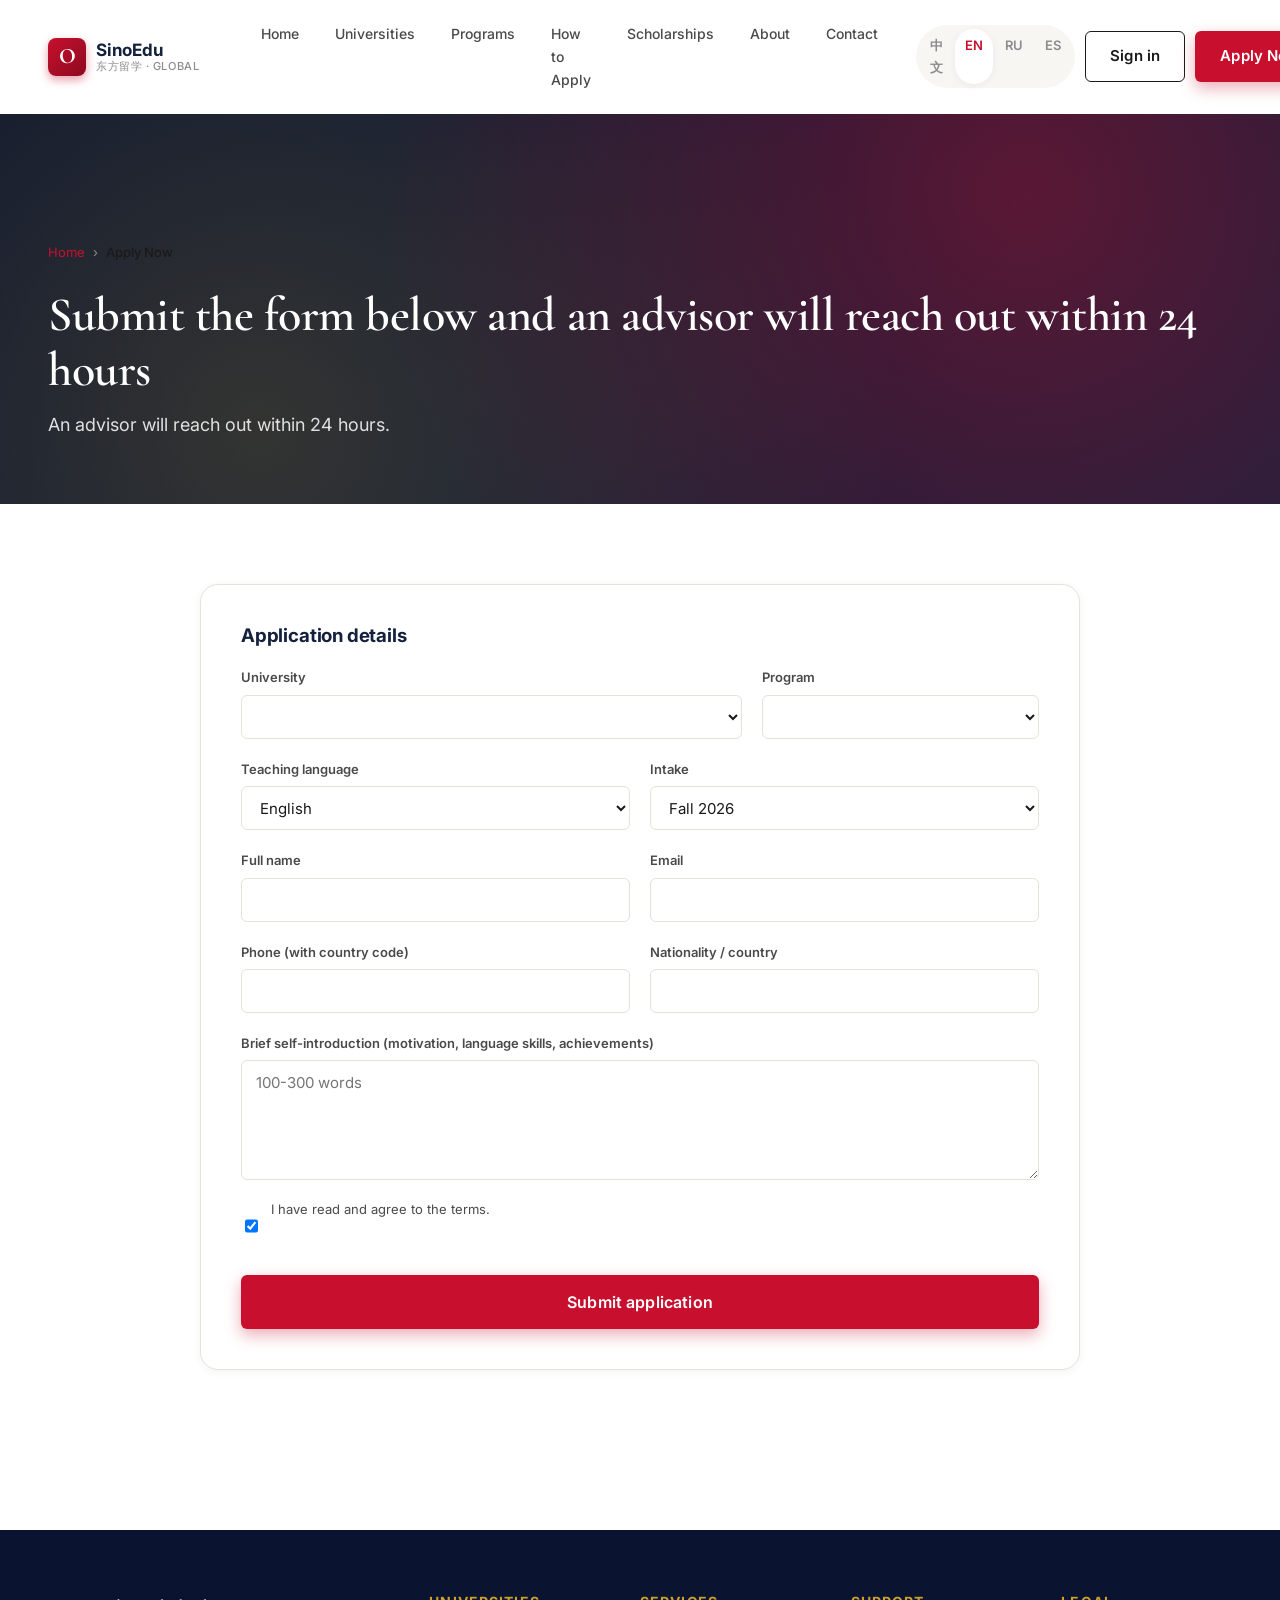
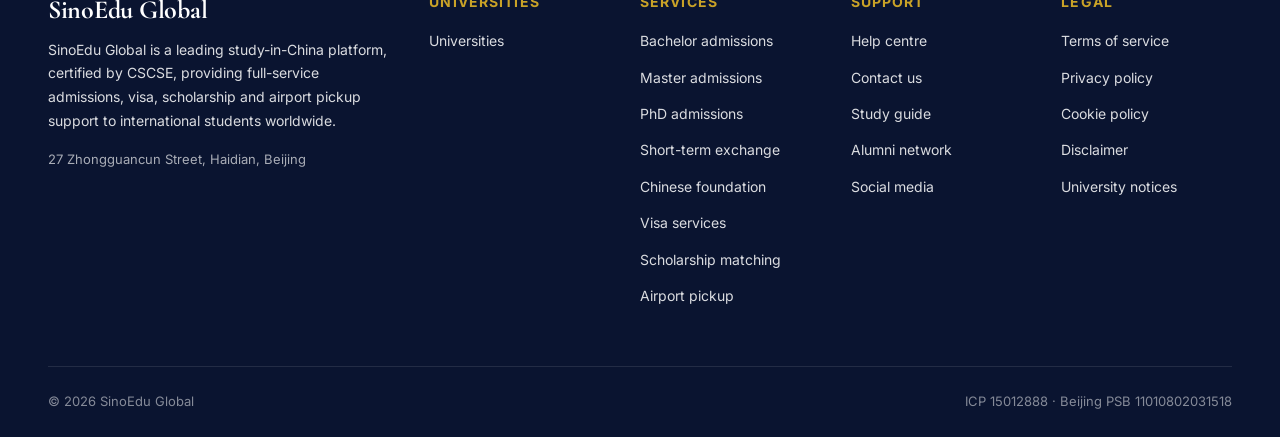
<file: apply.html>
<!DOCTYPE html>
<html lang="en">
<head>
  <meta charset="UTF-8" />
  <meta name="viewport" content="width=device-width, initial-scale=1.0" />
  <title>Apply — SinoEdu Global</title>
  <link rel="preconnect" href="https://fonts.googleapis.com" />
  <link rel="preconnect" href="https://fonts.gstatic.com" crossorigin />
  <link href="https://fonts.googleapis.com/css2?family=Inter:wght@400;500;600;700&family=Cormorant+Garamond:wght@500;600;700&display=swap" rel="stylesheet" />
  <link rel="stylesheet" href="assets/css/style.css" />
</head>
<body>
  <nav class="oeg-nav">
    <div class="oeg-nav__inner">
      <a href="index.html" class="oeg-nav__logo">
        <span class="oeg-nav__logo-mark">O</span>
        <span class="oeg-nav__logo-text">SinoEdu<small>东方留学 · GLOBAL</small></span>
      </a>
      <div class="oeg-nav__links">
        <a href="index.html" class="oeg-nav__link" data-i18n="nav.home">Home</a>
        <a href="universities.html" class="oeg-nav__link" data-i18n="nav.unis">Universities</a>
        <a href="universities.html#programs" class="oeg-nav__link" data-i18n="nav.programs">Programs</a>
        <a href="index.html#how" class="oeg-nav__link" data-i18n="nav.how">How to Apply</a>
        <a href="index.html#scholarships" class="oeg-nav__link" data-i18n="nav.scholarships">Scholarships</a>
        <a href="about.html" class="oeg-nav__link" data-i18n="nav.about">About</a>
        <a href="contact.html" class="oeg-nav__link" data-i18n="nav.contact">Contact</a>
      </div>
      <div class="oeg-nav__actions">
        <div class="lang-switch">
          <a class="lang-switch__btn" href="#" data-lang-switch="zh-CN">中文</a>
          <a class="lang-switch__btn is-active" href="#" data-lang-switch="en">EN</a>
          <a class="lang-switch__btn" href="#" data-lang-switch="ru">RU</a>
          <a class="lang-switch__btn" href="#" data-lang-switch="es">ES</a>
        </div>
        <a class="btn btn--ghost" href="register.html" data-i18n="nav.signin">Sign in</a>
        <a class="btn btn--primary" href="apply.html" data-i18n="nav.apply">Apply now</a>
        <button class="oeg-nav__burger" data-burger aria-label="Menu">
          <svg viewBox="0 0 24 24" fill="none" stroke="currentColor" stroke-width="2"><path d="M3 6h18M3 12h18M3 18h18"/></svg>
        </button>
      </div>
    </div>
  </nav>

  <header class="page-hero">
    <div class="container">
      <div class="breadcrumb">
        <a href="index.html" data-i18n="nav.home">Home</a> <span>›</span>
        <strong data-i18n="nav.apply">Apply now</strong>
      </div>
      <h1 class="page-hero__h" data-i18n="detail.apply_intro">Submit the form and an advisor will reach out</h1>
      <p class="page-hero__sub">An advisor will reach out within 24 hours.</p>
    </div>
  </header>

  <section class="section">
    <div class="container">
      <form class="form" id="apply-form">
        <h3 style="margin-bottom:20px;color:var(--navy)">Application details</h3>
        <div class="form__row">
          <div class="field">
            <label>University</label>
            <select data-field="a_uni"></select>
          </div>
          <div class="field">
            <label>Program</label>
            <select data-field="a_prog"></select>
          </div>
        </div>
        <div class="form__row">
          <div class="field">
            <label>Teaching language</label>
            <select data-field="a_lang">
              <option value="en">English</option>
              <option value="zh">Chinese</option>
              <option value="both">Bilingual</option>
            </select>
          </div>
          <div class="field">
            <label>Intake</label>
            <select data-field="a_intake">
              <option value="2026-fall">Fall 2026</option>
              <option value="2027-spring">Spring 2027</option>
              <option value="2027-fall">Fall 2027</option>
              <option value="und">Undecided</option>
            </select>
          </div>
        </div>
        <div class="form__row">
          <div class="field">
            <label>Full name</label>
            <input data-field="a_name" type="text" required />
          </div>
          <div class="field">
            <label>Email</label>
            <input data-field="a_email" type="email" required />
          </div>
        </div>
        <div class="form__row">
          <div class="field">
            <label>Phone (with country code)</label>
            <input data-field="a_phone" type="tel" required />
          </div>
          <div class="field">
            <label>Nationality / country</label>
            <input data-field="a_country" type="text" required />
          </div>
        </div>
        <div class="form__row form__row--single">
          <div class="field">
            <label>Brief self-introduction (motivation, language skills, achievements)</label>
            <textarea data-field="a_bio" placeholder="100-300 words"></textarea>
          </div>
        </div>
        <div class="field field--agree" style="margin-top:8px">
          <input type="checkbox" id="a-agree" checked />
          <label for="a-agree">I have read and agree to the terms.</label>
        </div>
        <button type="submit" class="btn btn--primary btn--lg" style="width:100%; margin-top:24px; display:block">Submit application</button>
      </form>

      <div class="success-card" id="apply-success">
        <div class="success-card__ico">
          <svg width="28" height="28" viewBox="0 0 24 24" fill="none" stroke="currentColor" stroke-width="3"><polyline points="20 6 9 17 4 12"/></svg>
        </div>
        <h2 class="success-card__h">Application submitted</h2>
        <p class="success-card__d">An advisor will contact you within 24 hours to discuss your file.</p>
        <a class="btn btn--primary" href="index.html">Back to home</a>
      </div>
    </div>
  </section>

  <footer class="oeg-footer">
    <div class="container">
      <div class="oeg-footer__grid">
        <div class="oeg-footer__brand">
          <h3>SinoEdu Global</h3>
          <p data-i18n="footer.desc">Desc</p>
          <address data-i18n="footer.addr">Address</address>
        </div>
        <div><h4 data-i18n="footer.h_uni">Universities</h4>
          <ul>
            <li><a href="universities.html" data-i18n="nav.unis">Universities</a></li>
          </ul>
        </div>
        <div><h4 data-i18n="footer.h_serv">Services</h4><ul id="footer-services"></ul></div>
        <div><h4 data-i18n="footer.h_supp">Support</h4><ul id="footer-support"></ul></div>
        <div><h4 data-i18n="footer.h_legal">Legal</h4><ul id="footer-legal"></ul></div>
      </div>
      <div class="oeg-footer__legal">
        <span data-i18n="footer.copy">©</span>
        <span data-i18n="footer.icp">ICP</span>
      </div>
    </div>
  </footer>

  <script src="assets/js/translations.js"></script>
  <script src="assets/js/universities.js"></script>
  <script src="assets/js/i18n.js"></script>
  <script src="assets/js/main.js"></script>
  <script>
    function fillFooter(id, key) {
      var arr = window.i18n.t(key) || [];
      var el = document.getElementById(id); if (!el) return;
      el.innerHTML = '';
      arr.forEach(function (item) {
        var li = document.createElement('li');
        li.innerHTML = '<a href="#">' + item + '</a>';
        el.appendChild(li);
      });
    }
    function updateFooters() {
      fillFooter('footer-services', 'footer.serv');
      fillFooter('footer-support',  'footer.supp');
      fillFooter('footer-legal',    'footer.leg');
    }
    window.i18n.onLocaleChange(updateFooters);
    window.addEventListener('load', updateFooters);
  </script>
</body>
</html>
</file>
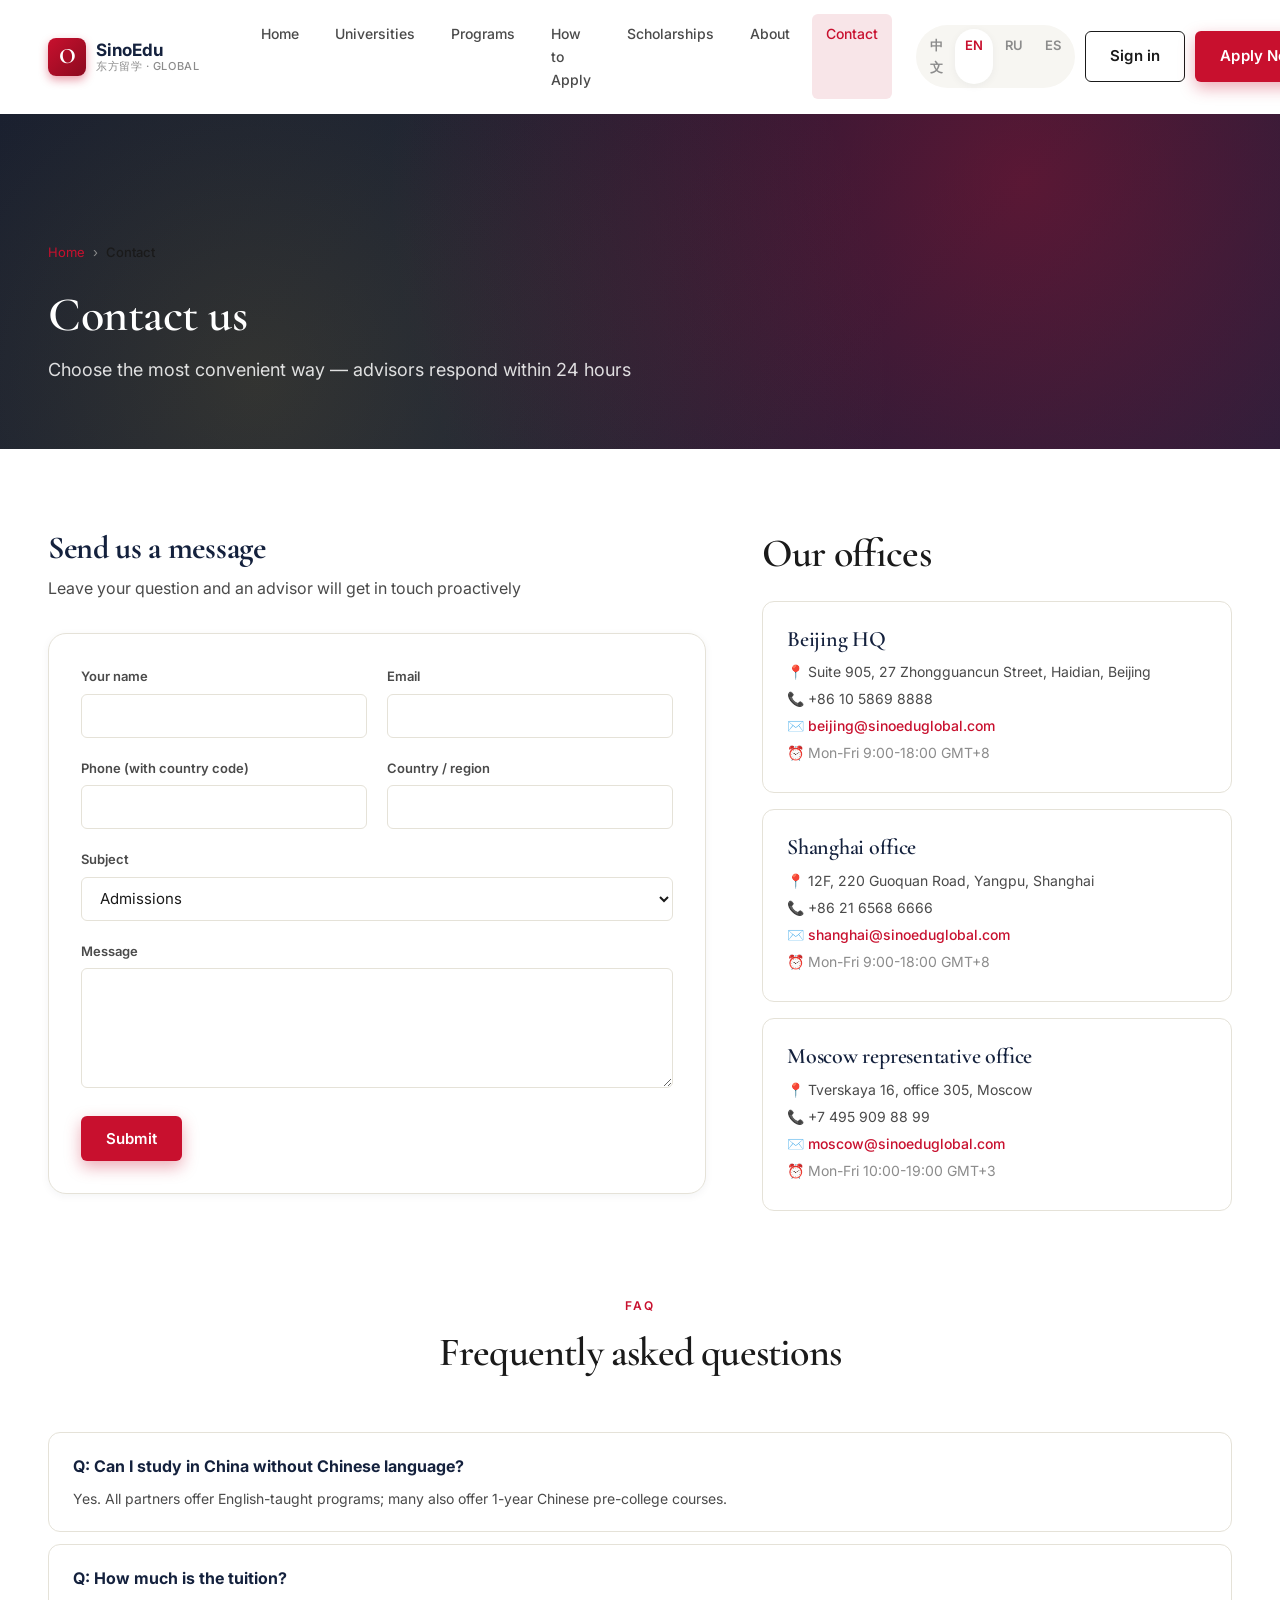
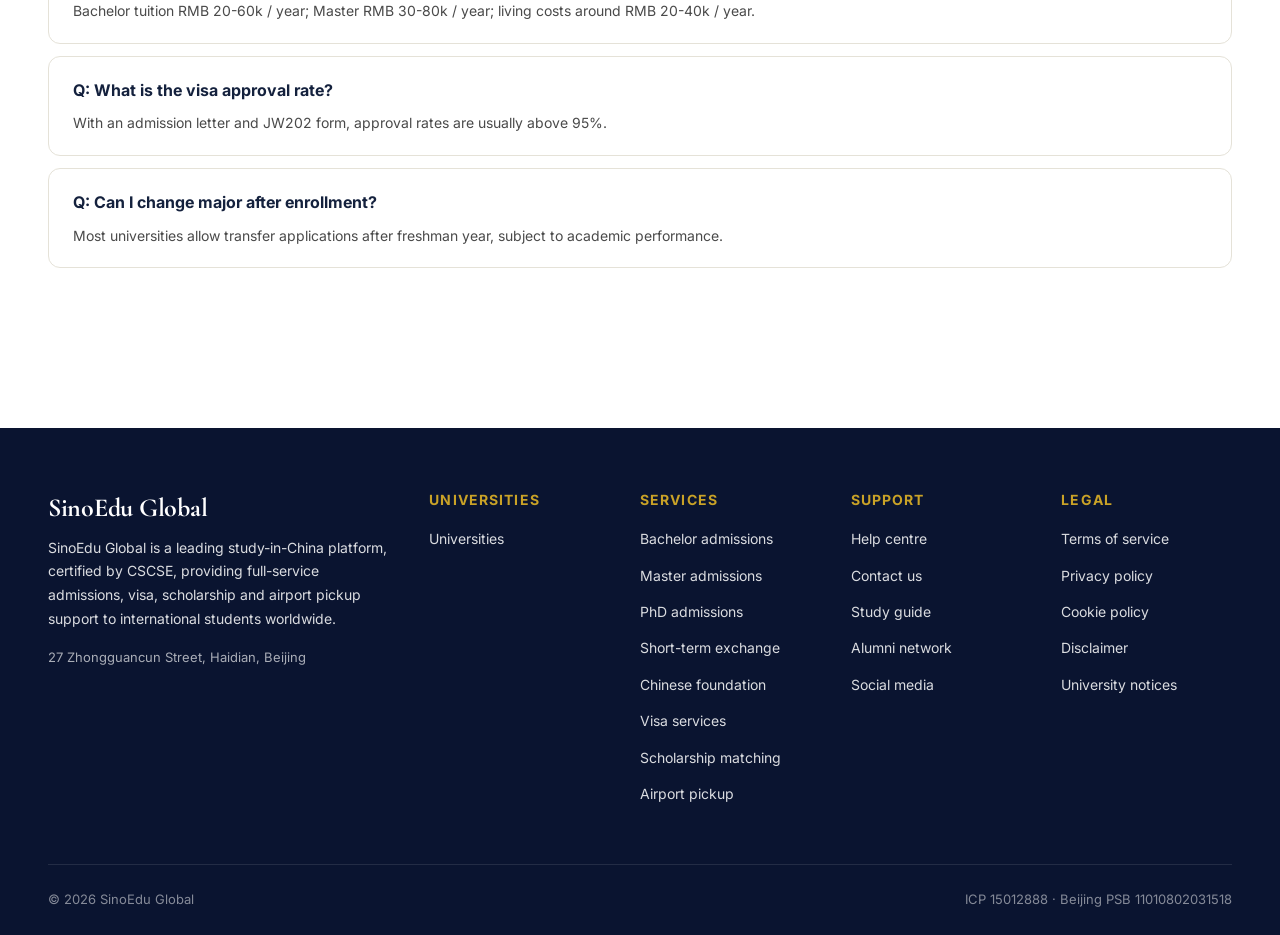
<file: contact.html>
<!DOCTYPE html>
<html lang="en">
<head>
  <meta charset="UTF-8" />
  <meta name="viewport" content="width=device-width, initial-scale=1.0" />
  <title data-i18n="contact.title">Contact — SinoEdu Global</title>
  <link rel="preconnect" href="https://fonts.googleapis.com" />
  <link rel="preconnect" href="https://fonts.gstatic.com" crossorigin />
  <link href="https://fonts.googleapis.com/css2?family=Inter:wght@400;500;600;700&family=Cormorant+Garamond:wght@500;600;700&display=swap" rel="stylesheet" />
  <link rel="stylesheet" href="assets/css/style.css" />
</head>
<body>
  <nav class="oeg-nav">
    <div class="oeg-nav__inner">
      <a href="index.html" class="oeg-nav__logo">
        <span class="oeg-nav__logo-mark">O</span>
        <span class="oeg-nav__logo-text">SinoEdu<small>东方留学 · GLOBAL</small></span>
      </a>
      <div class="oeg-nav__links">
        <a href="index.html" class="oeg-nav__link" data-i18n="nav.home">Home</a>
        <a href="universities.html" class="oeg-nav__link" data-i18n="nav.unis">Universities</a>
        <a href="universities.html#programs" class="oeg-nav__link" data-i18n="nav.programs">Programs</a>
        <a href="index.html#how" class="oeg-nav__link" data-i18n="nav.how">How to Apply</a>
        <a href="index.html#scholarships" class="oeg-nav__link" data-i18n="nav.scholarships">Scholarships</a>
        <a href="about.html" class="oeg-nav__link" data-i18n="nav.about">About</a>
        <a href="contact.html" class="oeg-nav__link is-current" data-i18n="nav.contact">Contact</a>
      </div>
      <div class="oeg-nav__actions">
        <div class="lang-switch">
          <a class="lang-switch__btn" href="#" data-lang-switch="zh-CN">中文</a>
          <a class="lang-switch__btn is-active" href="#" data-lang-switch="en">EN</a>
          <a class="lang-switch__btn" href="#" data-lang-switch="ru">RU</a>
          <a class="lang-switch__btn" href="#" data-lang-switch="es">ES</a>
        </div>
        <a class="btn btn--ghost" href="register.html" data-i18n="nav.signin">Sign in</a>
        <a class="btn btn--primary" href="register.html" data-i18n="nav.apply">Apply now</a>
        <button class="oeg-nav__burger" data-burger aria-label="Menu">
          <svg viewBox="0 0 24 24" fill="none" stroke="currentColor" stroke-width="2"><path d="M3 6h18M3 12h18M3 18h18"/></svg>
        </button>
      </div>
    </div>
  </nav>

  <header class="page-hero">
    <div class="container">
      <div class="breadcrumb">
        <a href="index.html" data-i18n="nav.home">Home</a> <span>›</span>
        <strong data-i18n="nav.contact">Contact</strong>
      </div>
      <h1 class="page-hero__h" data-i18n="contact.title">Contact</h1>
      <p class="page-hero__sub" data-i18n="contact.subtitle">Sub</p>
    </div>
  </header>

  <section class="section">
    <div class="container">
      <div class="contact-grid">
        <div>
          <div class="section-head" style="text-align:left;margin:0 0 32px">
            <h2 style="font-family:var(--font-display); font-size:32px; color:var(--navy)" data-i18n="contact.form_h">Send us a message</h2>
            <p style="margin-top:8px; color:var(--ink-2)" data-i18n="contact.form_d">Sub</p>
          </div>
          <form class="form" id="contact-form" style="padding:32px">
            <div class="form__row">
              <div class="field">
                <label data-i18n="contact.f_name">Name</label>
                <input type="text" required />
              </div>
              <div class="field">
                <label data-i18n="contact.f_email">Email</label>
                <input type="email" required />
              </div>
            </div>
            <div class="form__row">
              <div class="field">
                <label data-i18n="contact.f_phone">Phone</label>
                <input type="tel" required />
              </div>
              <div class="field">
                <label data-i18n="contact.f_country">Country</label>
                <input type="text" required />
              </div>
            </div>
            <div class="form__row">
              <div class="field" style="grid-column: 1 / -1">
                <label data-i18n="contact.f_subject">Subject</label>
                <select>
                  <option>Admissions</option>
                  <option>Scholarship</option>
                  <option>Visa</option>
                  <option>Other</option>
                </select>
              </div>
            </div>
            <div class="form__row form__row--single">
              <div class="field">
                <label data-i18n="contact.f_msg">Message</label>
                <textarea required></textarea>
              </div>
            </div>
            <button type="submit" class="btn btn--primary" style="margin-top:8px" data-i18n="contact.send">Submit</button>
          </form>
          <div class="success-card" id="contact-success">
            <div class="success-card__ico">
              <svg width="28" height="28" viewBox="0 0 24 24" fill="none" stroke="currentColor" stroke-width="3"><polyline points="20 6 9 17 4 12"/></svg>
            </div>
            <h2 class="success-card__h" data-i18n="contact.success_h">Message received</h2>
            <p class="success-card__d" data-i18n="contact.success_d">Thanks</p>
            <a class="btn btn--primary" href="index.html">Back to home</a>
          </div>
        </div>
        <div>
          <h2 class="section-head__h" style="margin-bottom:24px" data-i18n="contact.office_h">Our offices</h2>
          <div class="offices" id="offices"></div>
        </div>
      </div>

      <!-- FAQ -->
      <div style="margin-top:80px">
        <div class="section-head">
          <span class="section-head__eyebrow">FAQ</span>
          <h2 class="section-head__h" data-i18n="contact.faq_h">Frequently asked questions</h2>
        </div>
        <div class="faqs" id="faqs"></div>
      </div>
    </div>
  </section>

  <footer class="oeg-footer">
    <div class="container">
      <div class="oeg-footer__grid">
        <div class="oeg-footer__brand">
          <h3>SinoEdu Global</h3>
          <p data-i18n="footer.desc">Desc</p>
          <address data-i18n="footer.addr">Address</address>
        </div>
        <div><h4 data-i18n="footer.h_uni">Universities</h4>
          <ul>
            <li><a href="universities.html" data-i18n="nav.unis">Universities</a></li>
          </ul>
        </div>
        <div><h4 data-i18n="footer.h_serv">Services</h4><ul id="footer-services"></ul></div>
        <div><h4 data-i18n="footer.h_supp">Support</h4><ul id="footer-support"></ul></div>
        <div><h4 data-i18n="footer.h_legal">Legal</h4><ul id="footer-legal"></ul></div>
      </div>
      <div class="oeg-footer__legal">
        <span data-i18n="footer.copy">©</span>
        <span data-i18n="footer.icp">ICP</span>
      </div>
    </div>
  </footer>

  <script src="assets/js/translations.js"></script>
  <script src="assets/js/universities.js"></script>
  <script src="assets/js/i18n.js"></script>
  <script src="assets/js/main.js"></script>
  <script>
    function renderContactDynamic() {
      var offices = window.i18n.t('contact.offices') || [];
      var oEl = document.getElementById('offices');
      if (oEl) {
        var h = '';
        offices.forEach(function (it) {
          h += '<div class="office"><h3>' + it.city + '</h3>' +
               '<p>📍 ' + it.addr + '</p>' +
               '<p>📞 ' + it.phone + '</p>' +
               '<p>✉️ <a href="mailto:' + it.mail + '">' + it.mail + '</a></p>' +
               '<p style="color:var(--ink-3)">⏰ ' + it.tz + '</p></div>';
        });
        oEl.innerHTML = h;
      }
      var faqs = window.i18n.t('contact.faqs') || [];
      var fEl = document.getElementById('faqs');
      if (fEl) {
        var h = '';
        faqs.forEach(function (it) {
          h += '<div class="faq"><strong>' + it.q + '</strong><p>' + it.a + '</p></div>';
        });
        fEl.innerHTML = h;
      }

      function fillFooter(id, key) {
        var arr = window.i18n.t(key) || [];
        var el = document.getElementById(id); if (!el) return;
        el.innerHTML = '';
        arr.forEach(function (item) {
          var li = document.createElement('li');
          li.innerHTML = '<a href="#">' + item + '</a>';
          el.appendChild(li);
        });
      }
      fillFooter('footer-services', 'footer.serv');
      fillFooter('footer-support',  'footer.supp');
      fillFooter('footer-legal',    'footer.leg');
    }
    window.i18n.onLocaleChange(renderContactDynamic);
    window.addEventListener('load', renderContactDynamic);
  </script>
</body>
</html>
</file>
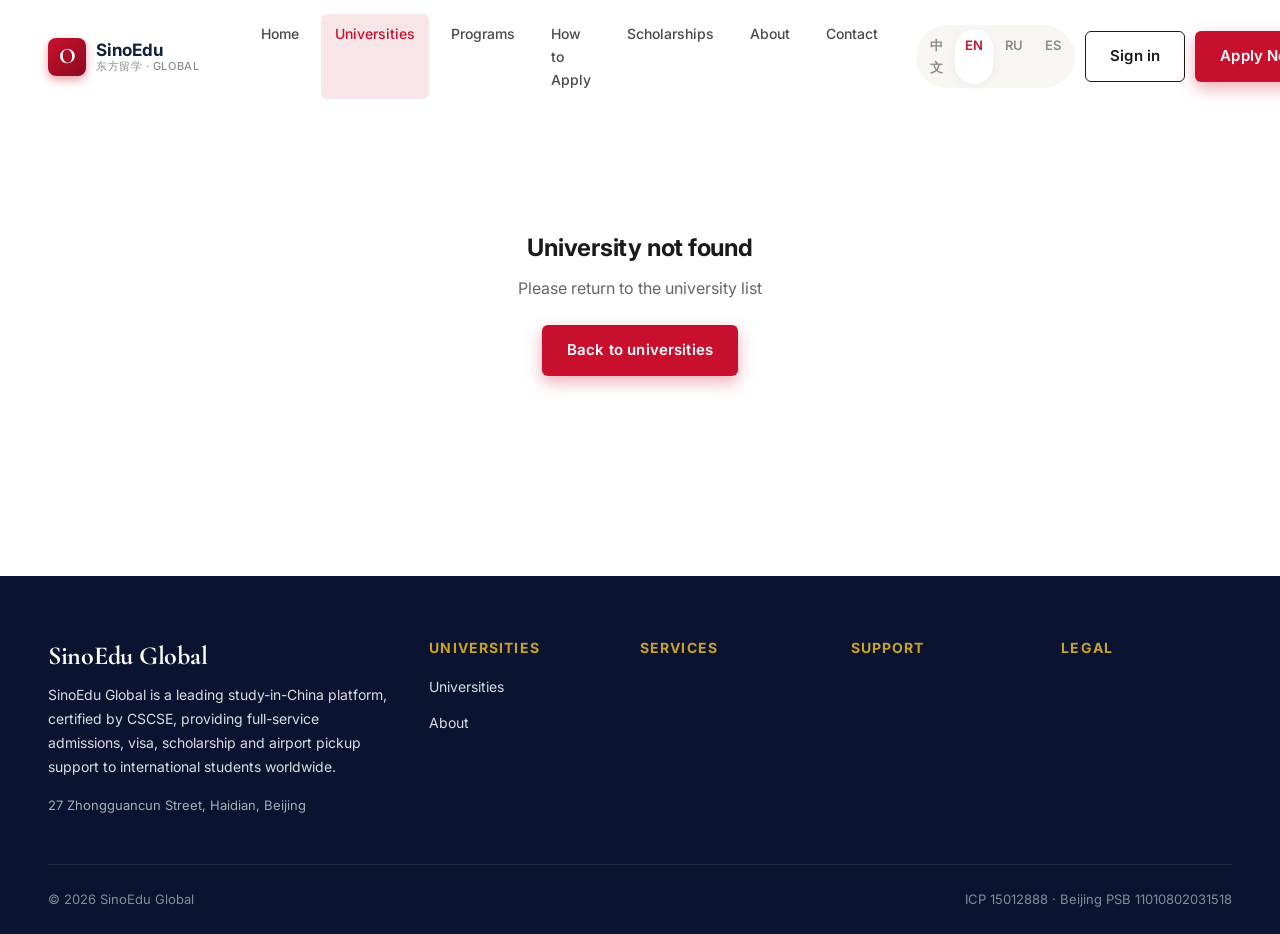
<file: detail.html>
<!DOCTYPE html>
<html lang="en">
<head>
  <meta charset="UTF-8" />
  <meta name="viewport" content="width=device-width, initial-scale=1.0" />
  <title data-i18n="meta.title">University — SinoEdu Global</title>
  <link rel="preconnect" href="https://fonts.googleapis.com" />
  <link rel="preconnect" href="https://fonts.gstatic.com" crossorigin />
  <link href="https://fonts.googleapis.com/css2?family=Inter:wght@400;500;600;700&family=Cormorant+Garamond:wght@500;600;700&display=swap" rel="stylesheet" />
  <link rel="stylesheet" href="assets/css/style.css" />
</head>
<body>
  <!-- NAV -->
  <nav class="oeg-nav">
    <div class="oeg-nav__inner">
      <a href="index.html" class="oeg-nav__logo">
        <span class="oeg-nav__logo-mark">O</span>
        <span class="oeg-nav__logo-text">SinoEdu<small>东方留学 · GLOBAL</small></span>
      </a>
      <div class="oeg-nav__links">
        <a href="index.html" class="oeg-nav__link" data-i18n="nav.home">Home</a>
        <a href="universities.html" class="oeg-nav__link is-current" data-i18n="nav.unis">Universities</a>
        <a href="universities.html#programs" class="oeg-nav__link" data-i18n="nav.programs">Programs</a>
        <a href="index.html#how" class="oeg-nav__link" data-i18n="nav.how">How to Apply</a>
        <a href="index.html#scholarships" class="oeg-nav__link" data-i18n="nav.scholarships">Scholarships</a>
        <a href="about.html" class="oeg-nav__link" data-i18n="nav.about">About</a>
        <a href="contact.html" class="oeg-nav__link" data-i18n="nav.contact">Contact</a>
      </div>
      <div class="oeg-nav__actions">
        <div class="lang-switch">
          <a class="lang-switch__btn" href="#" data-lang-switch="zh-CN">中文</a>
          <a class="lang-switch__btn is-active" href="#" data-lang-switch="en">EN</a>
          <a class="lang-switch__btn" href="#" data-lang-switch="ru">RU</a>
          <a class="lang-switch__btn" href="#" data-lang-switch="es">ES</a>
        </div>
        <a class="btn btn--ghost" href="register.html" data-i18n="nav.signin">Sign in</a>
        <a class="btn btn--primary" href="register.html" data-i18n="nav.apply">Apply now</a>
        <button class="oeg-nav__burger" data-burger aria-label="Menu">
          <svg viewBox="0 0 24 24" fill="none" stroke="currentColor" stroke-width="2"><path d="M3 6h18M3 12h18M3 18h18"/></svg>
        </button>
      </div>
    </div>
  </nav>

  <div id="uni-detail">
    <header class="uni-hero">
      <div class="uni-hero__bg" data-r="hero"></div>
      <div class="container uni-hero__inner">
        <div class="breadcrumb">
          <a href="index.html" data-i18n="nav.home">Home</a> <span>›</span>
          <a href="universities.html" data-i18n="nav.unis">Universities</a> <span>›</span>
          <strong data-r="name"></strong>
        </div>
        <div class="uni-hero__top">
          <span class="uni-hero__qs" data-r="qs"></span>
          <span>📍 <span data-r="city"></span></span>
        </div>
        <h1 class="uni-hero__title" data-r="name"></h1>
        <p class="uni-hero__sub" data-r="sub"></p>
        <div class="uni-hero__stats">
          <div class="uni-hero__stat">
            <strong data-r="qs2"></strong>
            <span data-i18n="detail.ranking">QS Ranking</span>
          </div>
          <div class="uni-hero__stat">
            <strong data-r="founded"></strong>
            <span data-i18n="detail.founded">Founded</span>
          </div>
          <div class="uni-hero__stat">
            <strong data-r="students"></strong>
            <span data-i18n="detail.students">Students</span>
          </div>
          <div class="uni-hero__stat">
            <strong data-r="intl"></strong>
            <span data-i18n="detail.intl">International students</span>
          </div>
        </div>
      </div>
    </header>

    <section class="container">
      <div class="uni-content">
        <div class="uni-content__main">
          <div>
            <h2 data-i18n="detail.overview_h">University overview</h2>
            <p data-r="overview"></p>
          </div>
          <div>
            <h2>Why choose <span data-r="name"></span></h2>
            <ul class="uni-list" data-r="why"></ul>
          </div>
          <div>
            <h2 data-i18n="detail.progs_h">Top programs</h2>
            <ul class="prog-list" data-r="progs"></ul>
          </div>
          <div>
            <h2 data-i18n="detail.admission_h">Admission requirements</h2>
            <ul class="uni-list" data-r="req"></ul>
          </div>
        </div>
        <aside>
          <div class="side-card">
            <h3 data-r="name"></h3>
            <p data-r="apply-intro"></p>
            <a class="btn btn--primary" id="sidebar-apply" href="apply.html">
              <span data-i18n="detail.apply_h">Apply now</span>
            </a>
            <a class="btn btn--ghost" href="universities.html">
              <span data-i18n="detail.back">Back to universities</span>
            </a>
            <hr style="margin: 24px 0; border: 0; border-top: 1px solid var(--line);" />
            <p style="font-size: 12px; color: var(--ink-3); margin-bottom: 6px;" data-i18n="detail.contact">Contact</p>
            <div data-r="contact"></div>
          </div>
        </aside>
      </div>
    </section>

    <section class="section section--tight">
      <div class="container">
        <div class="cta-strip">
          <h2 class="cta-strip__h" data-i18n="cta.title">Ready to begin your journey?</h2>
          <p class="cta-strip__sub" data-i18n="cta.subtitle"></p>
          <a class="btn btn--gold btn--lg" href="register.html" data-i18n="cta.button">Register</a>
        </div>
      </div>
    </section>
  </div>

  <!-- FOOTER -->
  <footer class="oeg-footer">
    <div class="container">
      <div class="oeg-footer__grid">
        <div class="oeg-footer__brand">
          <h3>SinoEdu Global</h3>
          <p data-i18n="footer.desc">Desc</p>
          <address data-i18n="footer.addr">Address</address>
        </div>
        <div>
          <h4 data-i18n="footer.h_uni">Universities</h4>
          <ul>
            <li><a href="universities.html" data-i18n="nav.unis">Universities</a></li>
            <li><a href="about.html" data-i18n="nav.about">About</a></li>
          </ul>
        </div>
        <div>
          <h4 data-i18n="footer.h_serv">Services</h4>
          <ul id="footer-services"></ul>
        </div>
        <div>
          <h4 data-i18n="footer.h_supp">Support</h4>
          <ul id="footer-support"></ul>
        </div>
        <div>
          <h4 data-i18n="footer.h_legal">Legal</h4>
          <ul id="footer-legal"></ul>
        </div>
      </div>
      <div class="oeg-footer__legal">
        <span data-i18n="footer.copy">© 2026 SinoEdu Global</span>
        <span data-i18n="footer.icp">ICP</span>
      </div>
    </div>
  </footer>

  <script src="assets/js/translations.js"></script>
  <script src="assets/js/universities.js"></script>
  <script src="assets/js/i18n.js"></script>
  <script src="assets/js/main.js"></script>
  <script>
    function fillFooterList(id, key) {
      var arr = window.i18n.t(key) || [];
      var el = document.getElementById(id);
      if (!el) return;
      el.innerHTML = '';
      arr.forEach(function (item) {
        var li = document.createElement('li');
        li.innerHTML = '<a href="#">' + item + '</a>';
        el.appendChild(li);
      });
    }
    function updateFooters() {
      ['footer-services','footer-support','footer-legal'].forEach(function (id) {
        var key = id.replace('-', '.').replace('footer', 'footer');
        var arr = window.i18n.t(key) || [];
        var el = document.getElementById(id);
        if (!el) return;
        el.innerHTML = '';
        arr.forEach(function (item) {
          var li = document.createElement('li');
          li.innerHTML = '<a href="#">' + item + '</a>';
          el.appendChild(li);
        });
      });
    }
    window.i18n.onLocaleChange(updateFooters);
    window.addEventListener('load', updateFooters);
  </script>
</body>
</html>
</file>
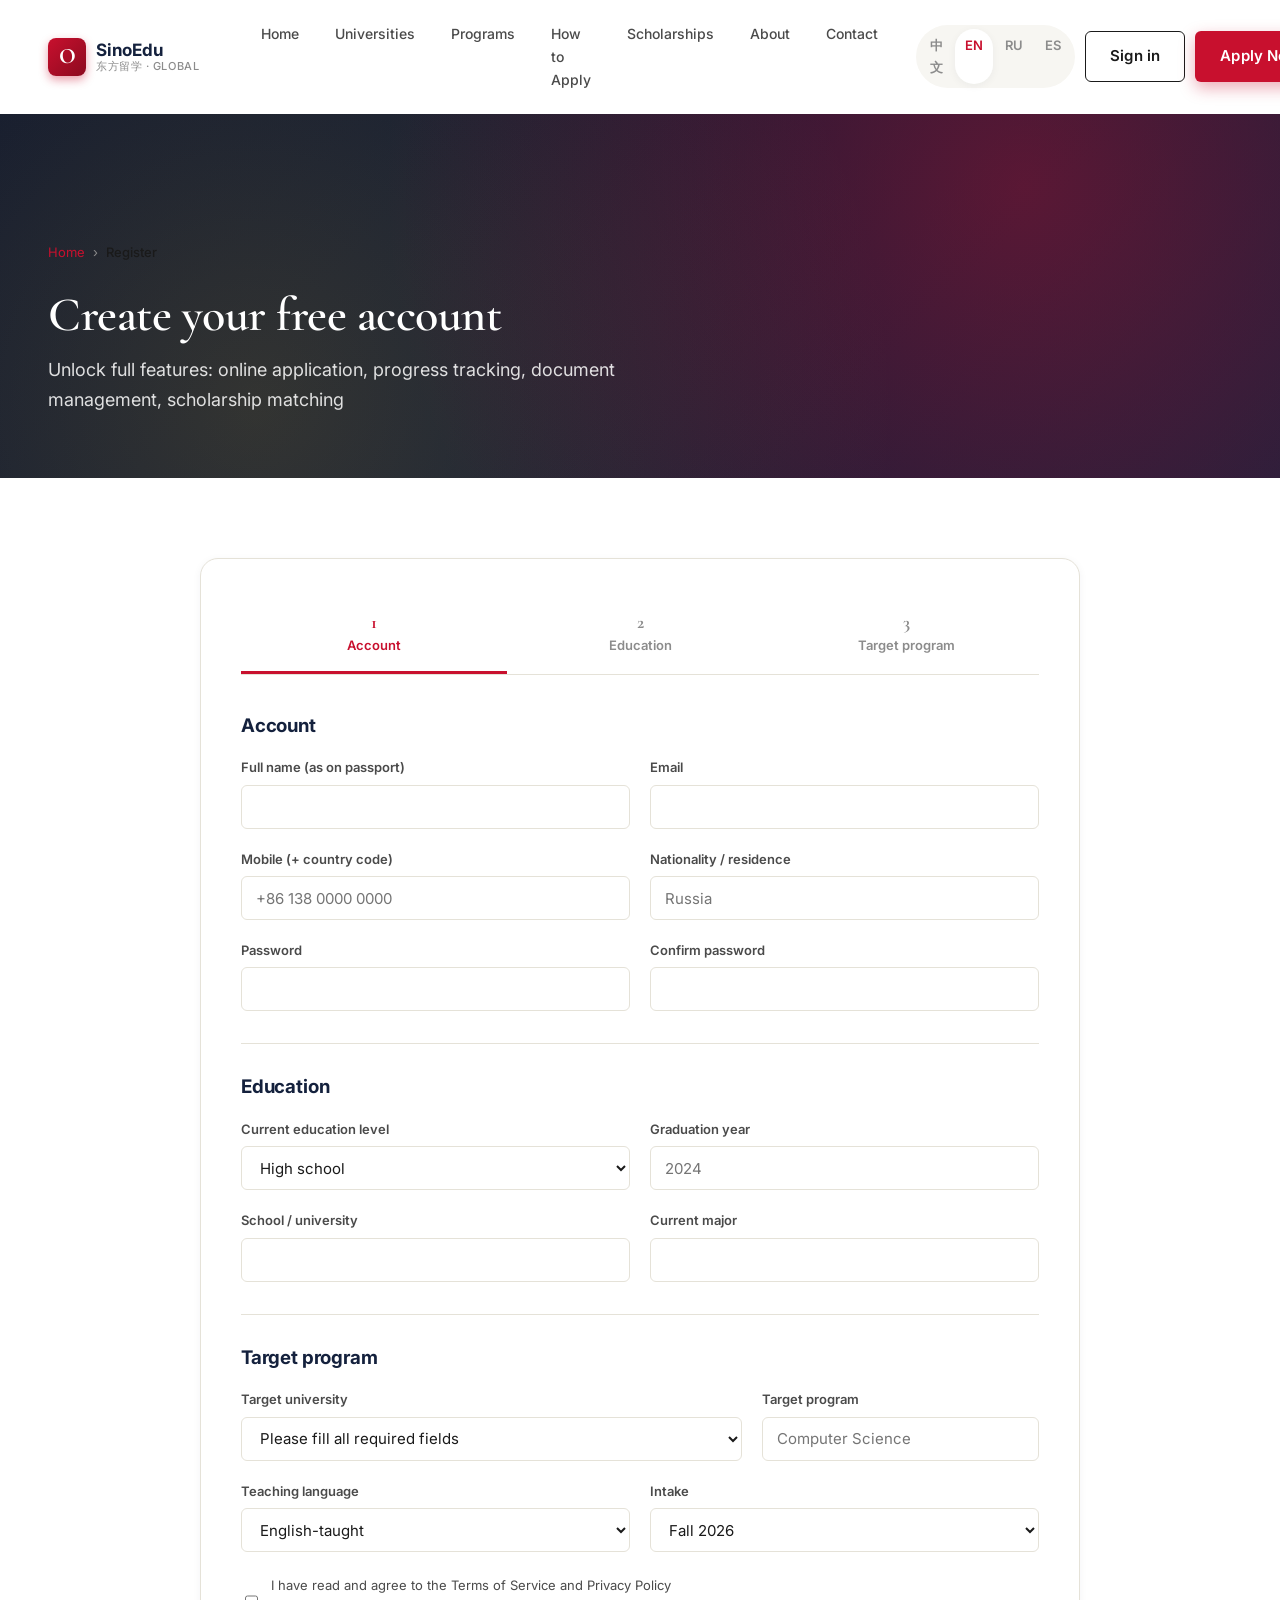
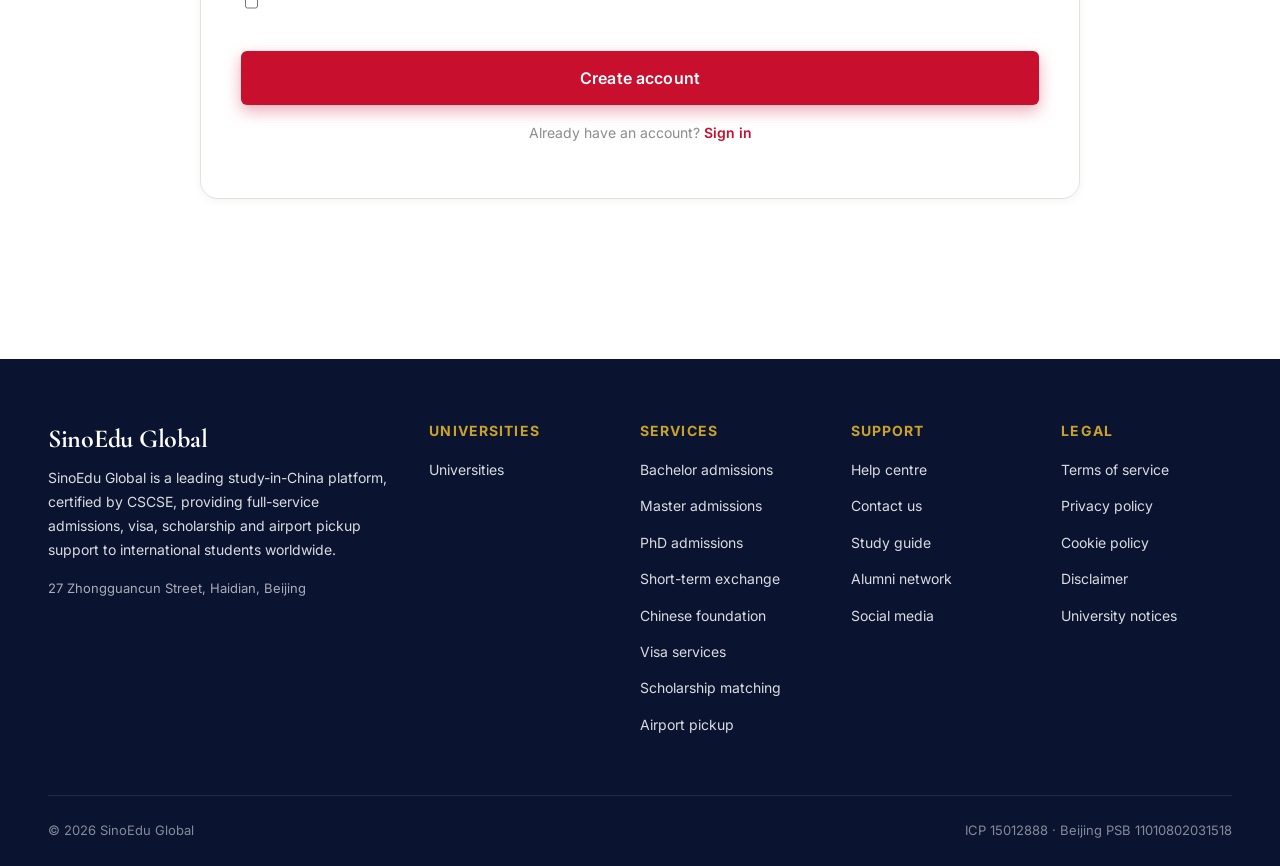
<file: register.html>
<!DOCTYPE html>
<html lang="en">
<head>
  <meta charset="UTF-8" />
  <meta name="viewport" content="width=device-width, initial-scale=1.0" />
  <title data-i18n="meta.title">Register — SinoEdu Global</title>
  <link rel="preconnect" href="https://fonts.googleapis.com" />
  <link rel="preconnect" href="https://fonts.gstatic.com" crossorigin />
  <link href="https://fonts.googleapis.com/css2?family=Inter:wght@400;500;600;700&family=Cormorant+Garamond:wght@500;600;700&display=swap" rel="stylesheet" />
  <link rel="stylesheet" href="assets/css/style.css" />
</head>
<body>
  <nav class="oeg-nav">
    <div class="oeg-nav__inner">
      <a href="index.html" class="oeg-nav__logo">
        <span class="oeg-nav__logo-mark">O</span>
        <span class="oeg-nav__logo-text">SinoEdu<small>东方留学 · GLOBAL</small></span>
      </a>
      <div class="oeg-nav__links">
        <a href="index.html" class="oeg-nav__link" data-i18n="nav.home">Home</a>
        <a href="universities.html" class="oeg-nav__link" data-i18n="nav.unis">Universities</a>
        <a href="universities.html#programs" class="oeg-nav__link" data-i18n="nav.programs">Programs</a>
        <a href="index.html#how" class="oeg-nav__link" data-i18n="nav.how">How to Apply</a>
        <a href="index.html#scholarships" class="oeg-nav__link" data-i18n="nav.scholarships">Scholarships</a>
        <a href="about.html" class="oeg-nav__link" data-i18n="nav.about">About</a>
        <a href="contact.html" class="oeg-nav__link" data-i18n="nav.contact">Contact</a>
      </div>
      <div class="oeg-nav__actions">
        <div class="lang-switch">
          <a class="lang-switch__btn" href="#" data-lang-switch="zh-CN">中文</a>
          <a class="lang-switch__btn is-active" href="#" data-lang-switch="en">EN</a>
          <a class="lang-switch__btn" href="#" data-lang-switch="ru">RU</a>
          <a class="lang-switch__btn" href="#" data-lang-switch="es">ES</a>
        </div>
        <a class="btn btn--ghost" href="register.html" data-i18n="nav.signin">Sign in</a>
        <a class="btn btn--primary" href="register.html" data-i18n="nav.apply">Apply now</a>
        <button class="oeg-nav__burger" data-burger aria-label="Menu">
          <svg viewBox="0 0 24 24" fill="none" stroke="currentColor" stroke-width="2"><path d="M3 6h18M3 12h18M3 18h18"/></svg>
        </button>
      </div>
    </div>
  </nav>

  <header class="page-hero">
    <div class="container">
      <div class="breadcrumb">
        <a href="index.html" data-i18n="nav.home">Home</a> <span>›</span>
        <strong data-i18n="nav.register">Register</strong>
      </div>
      <h1 class="page-hero__h" data-i18n="register.title">Register</h1>
      <p class="page-hero__sub" data-i18n="register.subtitle">Subtitle</p>
    </div>
  </header>

  <section class="section">
    <div class="container">
      <form class="form" id="register-form">
        <div class="form__steps">
          <div class="form__step is-active">
            <strong>1</strong>
            <span data-i18n="register.step1">Account</span>
          </div>
          <div class="form__step">
            <strong>2</strong>
            <span data-i18n="register.step2">Education</span>
          </div>
          <div class="form__step">
            <strong>3</strong>
            <span data-i18n="register.step3">Target program</span>
          </div>
        </div>

        <!-- Step 1 — Account -->
        <h3 style="margin-bottom:20px;color:var(--navy)" data-i18n="register.step1">Account</h3>
        <div class="form__row">
          <div class="field">
            <label data-i18n="register.f_name">Full name</label>
            <input data-field="f_name" type="text" required />
          </div>
          <div class="field">
            <label data-i18n="register.f_email">Email <em>*</em></label>
            <input data-field="f_email" type="email" required />
          </div>
        </div>
        <div class="form__row">
          <div class="field">
            <label data-i18n="register.f_phone">Phone</label>
            <input data-field="f_phone" type="tel" placeholder="+86 138 0000 0000" required />
          </div>
          <div class="field">
            <label data-i18n="register.f_country">Country</label>
            <input data-field="f_country" type="text" placeholder="Russia" required />
          </div>
        </div>
        <div class="form__row">
          <div class="field">
            <label data-i18n="register.f_password">Password</label>
            <input data-field="f_password" type="password" required />
          </div>
          <div class="field">
            <label data-i18n="register.f_confirm">Confirm password</label>
            <input data-field="f_confirm" type="password" required />
          </div>
        </div>

        <hr style="border:0; border-top:1px solid var(--line); margin:32px 0" />

        <!-- Step 2 — Education -->
        <h3 style="margin-bottom:20px;color:var(--navy)" data-i18n="register.step2">Education</h3>
        <div class="form__row">
          <div class="field">
            <label data-i18n="register.f_level">Current education level</label>
            <select data-field="f_level">
              <option value="hs" data-i18n="register.levels.hs">High school</option>
              <option value="ug" data-i18n="register.levels.ug">Bachelor in progress</option>
              <option value="ub" data-i18n="register.levels.ub">Bachelor completed</option>
              <option value="ma" data-i18n="register.levels.ma">Master in progress</option>
              <option value="mb" data-i18n="register.levels.mb">Master completed</option>
              <option value="oth" data-i18n="register.levels.oth">Other</option>
            </select>
          </div>
          <div class="field">
            <label data-i18n="register.f_gradyear">Graduation year</label>
            <input data-field="f_gradyear" type="number" placeholder="2024" />
          </div>
        </div>
        <div class="form__row">
          <div class="field">
            <label data-i18n="register.f_school">School / university</label>
            <input data-field="f_school" type="text" />
          </div>
          <div class="field">
            <label data-i18n="register.f_major">Current major</label>
            <input data-field="f_major" type="text" />
          </div>
        </div>

        <hr style="border:0; border-top:1px solid var(--line); margin:32px 0" />

        <!-- Step 3 — Target -->
        <h3 style="margin-bottom:20px;color:var(--navy)" data-i18n="register.step3">Target program</h3>
        <div class="form__row">
          <div class="field">
            <label data-i18n="register.f_target_uni">Target university</label>
            <select data-field="f_target_uni">
              <option value="" data-i18n="register.err_required">Choose a university</option>
            </select>
          </div>
          <div class="field">
            <label data-i18n="register.f_target_prog">Target program</label>
            <input data-field="f_target_prog" type="text" placeholder="Computer Science" />
          </div>
        </div>
        <div class="form__row">
          <div class="field">
            <label data-i18n="register.f_target_lang">Teaching language</label>
            <select data-field="f_target_lang">
              <option value="en"  data-i18n="register.langs.en">English</option>
              <option value="zh"  data-i18n="register.langs.zh">Chinese</option>
              <option value="both" data-i18n="register.langs.both">Bilingual</option>
            </select>
          </div>
          <div class="field">
            <label data-i18n="register.f_intake">Intake</label>
            <select data-field="f_intake">
              <option value="2026-fall"   data-i18n="register.intakes.2026-fall">Fall 2026</option>
              <option value="2027-spring" data-i18n="register.intakes.2027-spring">Spring 2027</option>
              <option value="2027-fall"   data-i18n="register.intakes.2027-fall">Fall 2027</option>
              <option value="und"         data-i18n="register.intakes.und">Undecided</option>
            </select>
          </div>
        </div>

        <div class="field field--agree" style="margin-top:24px">
          <input data-field="agree" type="checkbox" id="agree" />
          <label for="agree" data-i18n="register.agree">I agree to the terms</label>
        </div>

        <button type="submit" class="btn btn--primary btn--lg" style="width:100%; margin-top:24px; display:block" data-i18n="register.submit">Create account</button>

        <p style="text-align:center; margin-top:16px; color:var(--ink-3); font-size:14px">
          <span data-i18n="register.have_account">Already have an account?</span>
          <a href="#" style="color:var(--maroon); font-weight:600" data-i18n="register.signin">Sign in</a>
        </p>
      </form>

      <div class="success-card" id="register-success">
        <div class="success-card__ico">
          <svg width="28" height="28" viewBox="0 0 24 24" fill="none" stroke="currentColor" stroke-width="3"><polyline points="20 6 9 17 4 12"/></svg>
        </div>
        <h2 class="success-card__h" data-i18n="register.success_h">Welcome!</h2>
        <p class="success-card__d" data-i18n="register.success_d">We sent an activation email to</p>
        <strong style="display:block; margin-bottom:24px" data-r="success_email"></strong>
        <a class="btn btn--primary" href="apply.html" data-i18n="register.verify">Continue to application</a>
      </div>
    </div>
  </section>

  <footer class="oeg-footer">
    <div class="container">
      <div class="oeg-footer__grid">
        <div class="oeg-footer__brand">
          <h3>SinoEdu Global</h3>
          <p data-i18n="footer.desc">Desc</p>
          <address data-i18n="footer.addr">Address</address>
        </div>
        <div><h4 data-i18n="footer.h_uni">Universities</h4>
          <ul>
            <li><a href="universities.html" data-i18n="nav.unis">Universities</a></li>
          </ul>
        </div>
        <div><h4 data-i18n="footer.h_serv">Services</h4><ul id="footer-services"></ul></div>
        <div><h4 data-i18n="footer.h_supp">Support</h4><ul id="footer-support"></ul></div>
        <div><h4 data-i18n="footer.h_legal">Legal</h4><ul id="footer-legal"></ul></div>
      </div>
      <div class="oeg-footer__legal">
        <span data-i18n="footer.copy">©</span>
        <span data-i18n="footer.icp">ICP</span>
      </div>
    </div>
  </footer>

  <script src="assets/js/translations.js"></script>
  <script src="assets/js/universities.js"></script>
  <script src="assets/js/i18n.js"></script>
  <script src="assets/js/main.js"></script>
  <script>
    function fillFooter(id, key) {
      var arr = window.i18n.t(key) || [];
      var el = document.getElementById(id); if (!el) return;
      el.innerHTML = '';
      arr.forEach(function (item) {
        var li = document.createElement('li');
        li.innerHTML = '<a href="#">' + item + '</a>';
        el.appendChild(li);
      });
    }
    function updateFooters() {
      fillFooter('footer-services', 'footer.serv');
      fillFooter('footer-support',  'footer.supp');
      fillFooter('footer-legal',    'footer.leg');
    }
    window.i18n.onLocaleChange(updateFooters);
    window.addEventListener('load', updateFooters);
  </script>
</body>
</html>
</file>
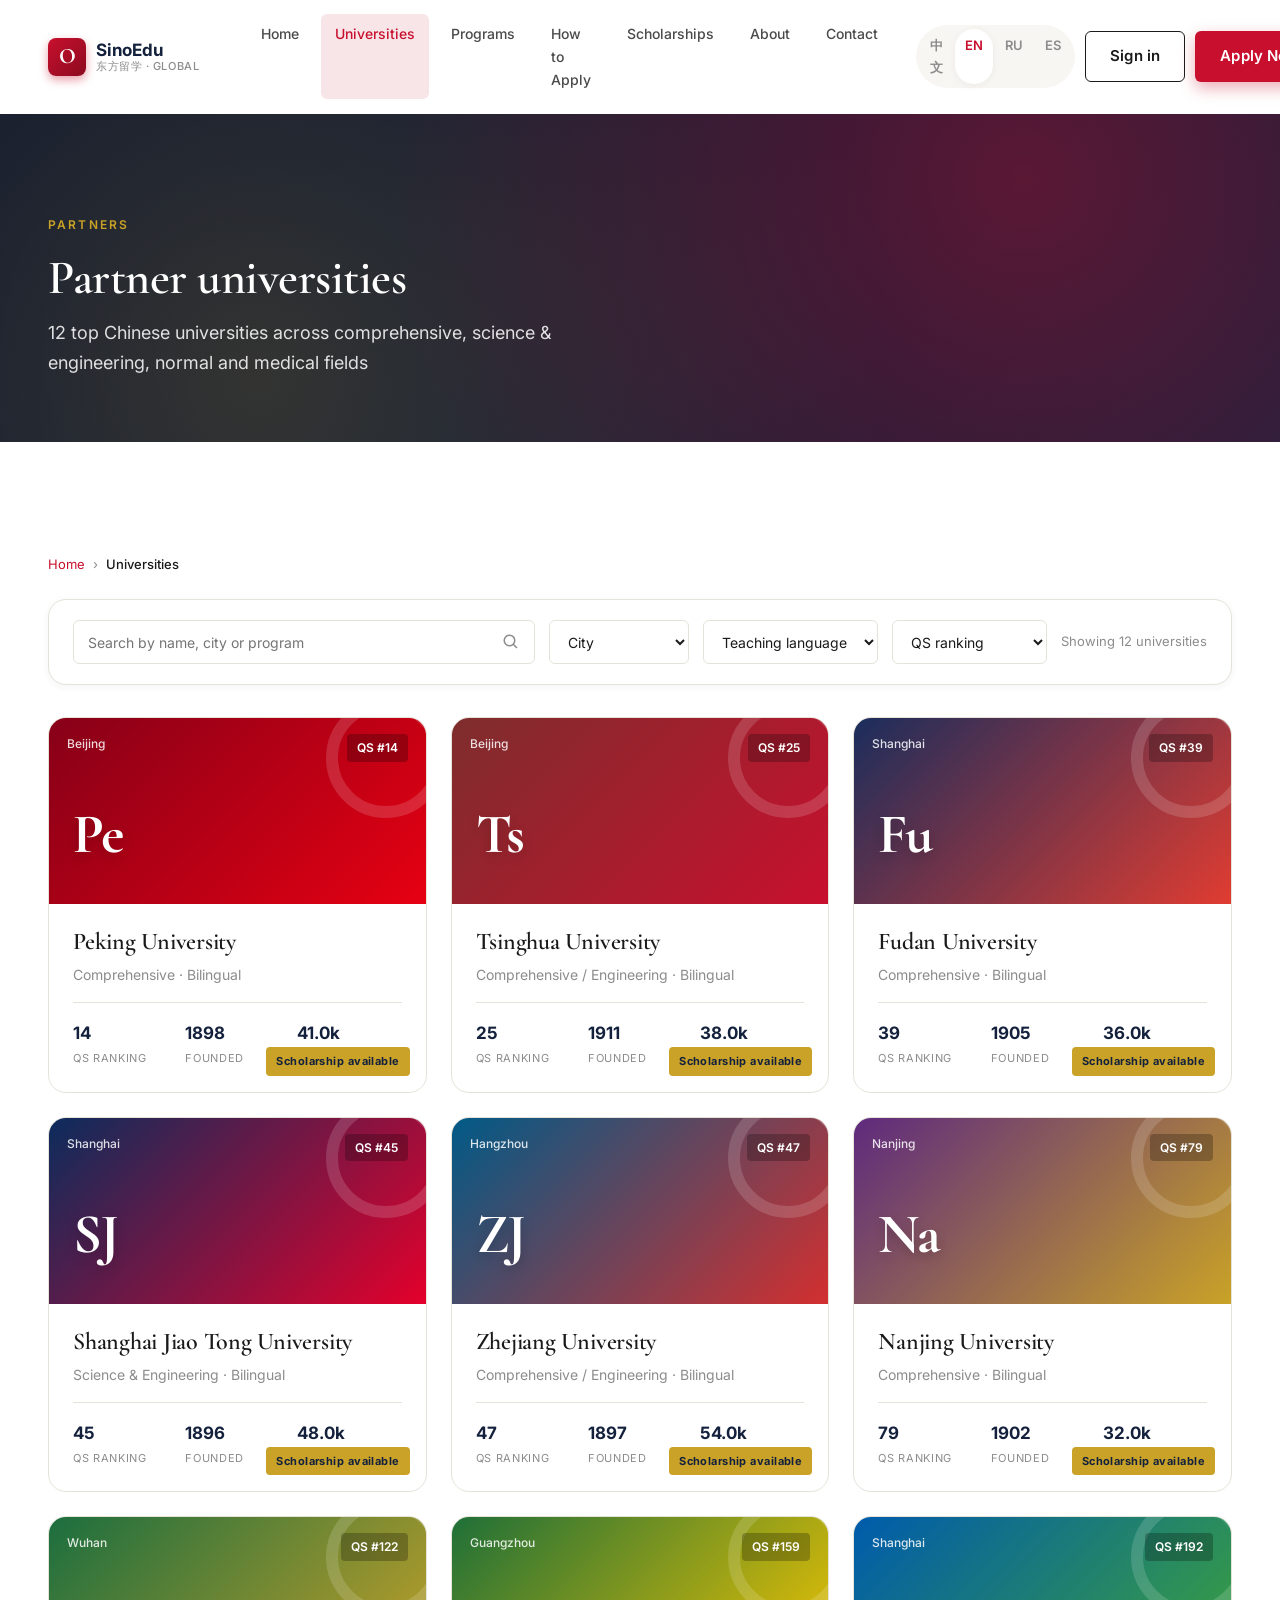
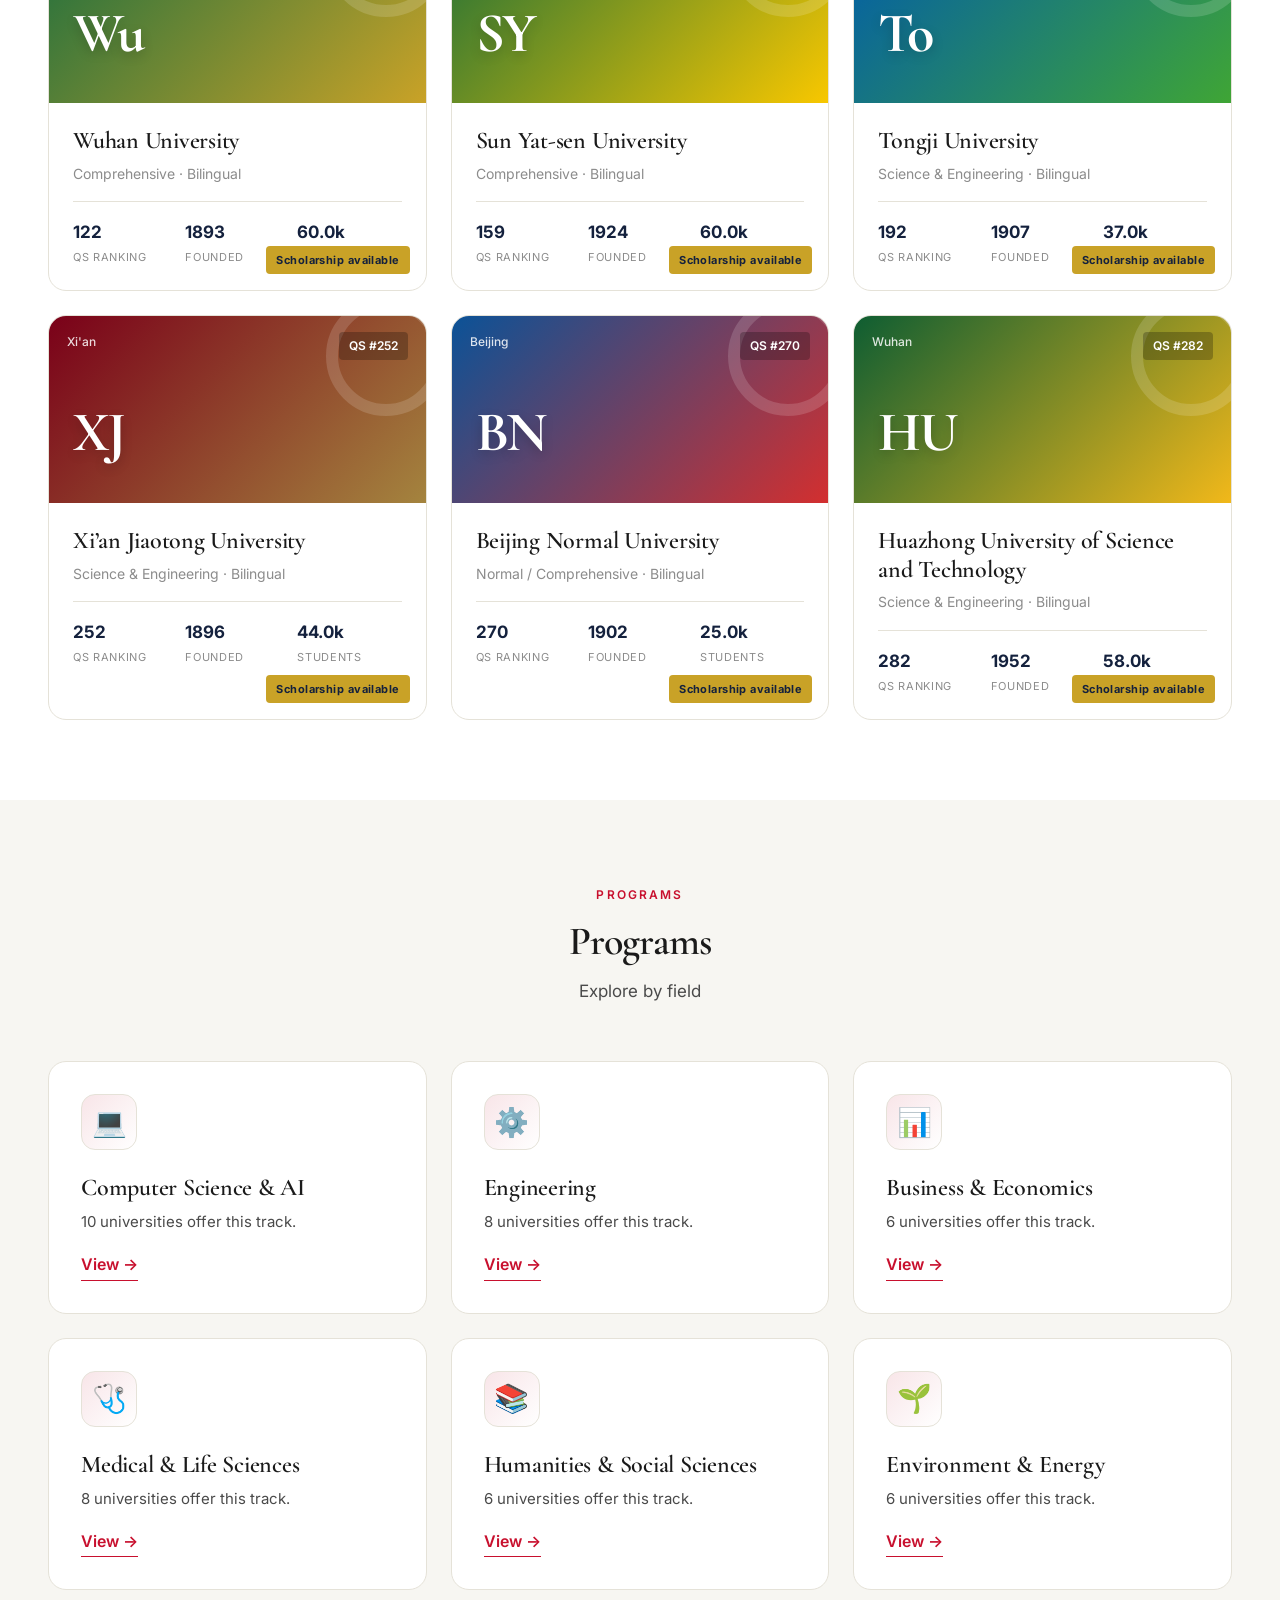
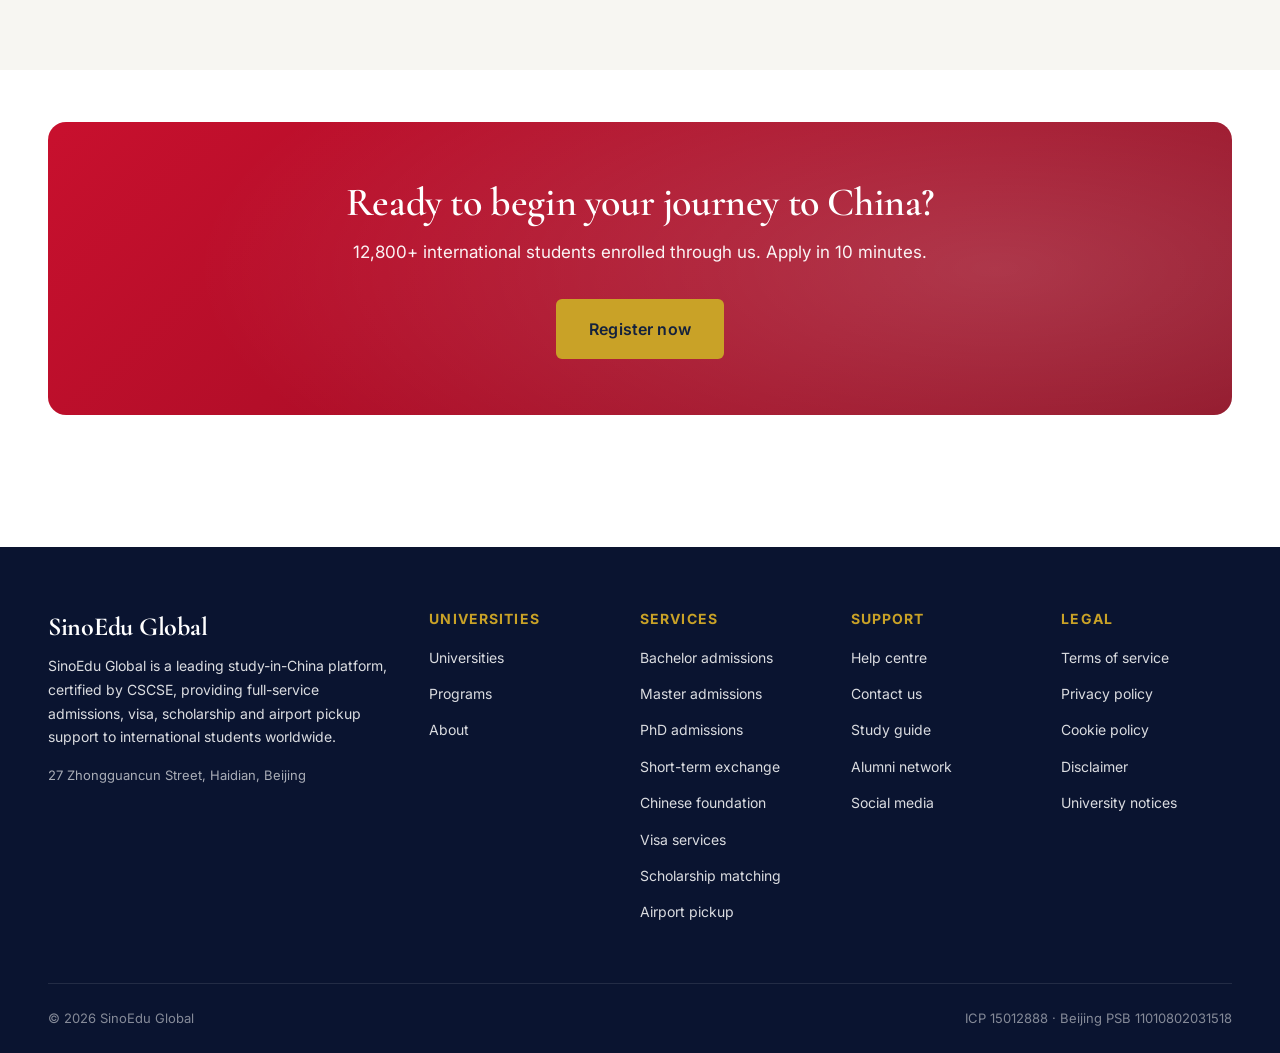
<file: universities.html>
<!DOCTYPE html>
<html lang="en">
<head>
  <meta charset="UTF-8" />
  <meta name="viewport" content="width=device-width, initial-scale=1.0" />
  <title data-i18n="meta.title">Partner Universities — SinoEdu Global</title>
  <meta name="description" content="12 top Chinese universities" data-i18n-attr="content:meta.desc" />
  <meta name="keywords" content="study in China,Chinese universities" data-i18n-attr="content:meta.kw" />
  <link rel="preconnect" href="https://fonts.googleapis.com" />
  <link rel="preconnect" href="https://fonts.gstatic.com" crossorigin />
  <link href="https://fonts.googleapis.com/css2?family=Inter:wght@400;500;600;700&family=Cormorant+Garamond:wght@500;600;700&display=swap" rel="stylesheet" />
  <link rel="stylesheet" href="assets/css/style.css" />
</head>
<body>
  <!-- NAV -->
  <nav class="oeg-nav">
    <div class="oeg-nav__inner">
      <a href="index.html" class="oeg-nav__logo">
        <span class="oeg-nav__logo-mark">O</span>
        <span class="oeg-nav__logo-text">SinoEdu<small>东方留学 · GLOBAL</small></span>
      </a>
      <div class="oeg-nav__links">
        <a href="index.html" class="oeg-nav__link" data-i18n="nav.home">Home</a>
        <a href="universities.html" class="oeg-nav__link is-current" data-i18n="nav.unis">Universities</a>
        <a href="universities.html#programs" class="oeg-nav__link" data-i18n="nav.programs">Programs</a>
        <a href="index.html#how" class="oeg-nav__link" data-i18n="nav.how">How to Apply</a>
        <a href="index.html#scholarships" class="oeg-nav__link" data-i18n="nav.scholarships">Scholarships</a>
        <a href="about.html" class="oeg-nav__link" data-i18n="nav.about">About</a>
        <a href="contact.html" class="oeg-nav__link" data-i18n="nav.contact">Contact</a>
      </div>
      <div class="oeg-nav__actions">
        <div class="lang-switch">
          <a class="lang-switch__btn" href="#" data-lang-switch="zh-CN">中文</a>
          <a class="lang-switch__btn is-active" href="#" data-lang-switch="en">EN</a>
          <a class="lang-switch__btn" href="#" data-lang-switch="ru">RU</a>
          <a class="lang-switch__btn" href="#" data-lang-switch="es">ES</a>
        </div>
        <a class="btn btn--ghost" href="register.html" data-i18n="nav.signin">Sign in</a>
        <a class="btn btn--primary" href="register.html" data-i18n="nav.apply">Apply now</a>
        <button class="oeg-nav__burger" data-burger aria-label="Menu">
          <svg viewBox="0 0 24 24" fill="none" stroke="currentColor" stroke-width="2"><path d="M3 6h18M3 12h18M3 18h18"/></svg>
        </button>
      </div>
    </div>
  </nav>

  <!-- PAGE HERO -->
  <header class="page-hero">
    <div class="container">
      <span class="page-hero__eyebrow">PARTNERS</span>
      <h1 class="page-hero__h" data-i18n="unis.title">Partner universities</h1>
      <p class="page-hero__sub" data-i18n="unis.subtitle">Subtitle</p>
    </div>
  </header>

  <!-- FILTERS + GRID -->
  <section class="section">
    <div class="container">
      <div class="breadcrumb">
        <a href="index.html" data-i18n="nav.home">Home</a> <span>›</span>
        <strong data-i18n="nav.unis">Universities</strong>
      </div>
      <div class="filters">
        <input id="uni-search" type="search" placeholder="Search..." data-i18n-attr="placeholder:unis.search_placeholder" />
        <select id="uni-filter-city">
          <option value="all" data-i18n="unis.filter_city">City</option>
          <option value="bei" data-i18n="unis.per_city.bei">Beijing</option>
          <option value="sh"  data-i18n="unis.per_city.sh">Shanghai</option>
          <option value="gz"  data-i18n="unis.per_city.gz">Guangzhou</option>
          <option value="hz"  data-i18n="unis.per_city.hz">Hangzhou</option>
          <option value="nj"  data-i18n="unis.per_city.nj">Nanjing</option>
          <option value="wh"  data-i18n="unis.per_city.wh">Wuhan</option>
          <option value="xa"  data-i18n="unis.per_city.xa">Xi'an</option>
        </select>
        <select id="uni-filter-lang">
          <option value="all" data-i18n="unis.filter_lang">Teaching language</option>
          <option value="english">English</option>
          <option value="chinese">Chinese</option>
          <option value="bilingual">Bilingual</option>
        </select>
        <select id="uni-sort">
          <option value="rank" data-i18n="unis.sort_rank">QS Ranking</option>
          <option value="name" data-i18n="unis.sort_name">Name</option>
        </select>
        <span class="filters__count" id="uni-count"></span>
      </div>
      <div class="uni-grid" id="uni-grid"></div>
      <div class="empty-state" id="uni-empty" data-i18n="unis.empty">No universities found</div>
    </div>
  </section>

  <!-- PROGRAMS — anchor -->
  <section class="section section--alt" id="programs">
    <div class="container">
      <div class="section-head">
        <span class="section-head__eyebrow">PROGRAMS</span>
        <h2 class="section-head__h" data-i18n="nav.programs">Programs</h2>
        <p class="section-head__sub">Explore by field</p>
      </div>
      <div class="why-grid" id="programs-grid"></div>
    </div>
  </section>

  <!-- CTA -->
  <section class="section section--tight">
    <div class="container">
      <div class="cta-strip">
        <h2 class="cta-strip__h" data-i18n="cta.title">Ready to start?</h2>
        <p class="cta-strip__sub" data-i18n="cta.subtitle">12,800+ students enrolled through us.</p>
        <a class="btn btn--gold btn--lg" href="register.html" data-i18n="cta.button">Register now</a>
      </div>
    </div>
  </section>

  <!-- FOOTER -->
  <footer class="oeg-footer">
    <div class="container">
      <div class="oeg-footer__grid">
        <div class="oeg-footer__brand">
          <h3>SinoEdu Global</h3>
          <p data-i18n="footer.desc">Desc</p>
          <address data-i18n="footer.addr">Address</address>
        </div>
        <div>
          <h4 data-i18n="footer.h_uni">Universities</h4>
          <ul>
            <li><a href="universities.html" data-i18n="nav.unis">Universities</a></li>
            <li><a href="universities.html#programs" data-i18n="nav.programs">Programs</a></li>
            <li><a href="about.html" data-i18n="nav.about">About</a></li>
          </ul>
        </div>
        <div>
          <h4 data-i18n="footer.h_serv">Services</h4>
          <ul id="footer-services"></ul>
        </div>
        <div>
          <h4 data-i18n="footer.h_supp">Support</h4>
          <ul id="footer-support"></ul>
        </div>
        <div>
          <h4 data-i18n="footer.h_legal">Legal</h4>
          <ul id="footer-legal"></ul>
        </div>
      </div>
      <div class="oeg-footer__legal">
        <span data-i18n="footer.copy">© 2026 SinoEdu Global</span>
        <span data-i18n="footer.icp">ICP</span>
      </div>
    </div>
  </footer>

  <script src="assets/js/translations.js"></script>
  <script src="assets/js/universities.js"></script>
  <script src="assets/js/i18n.js"></script>
  <script src="assets/js/main.js"></script>
  <script>
    /* populate programs grid */
    function renderPrograms() {
      var el = document.getElementById('programs-grid');
      if (!el || !window.UNIVERSITIES) return;
      /* aggregate popular program categories */
      var cats = {
        'cs': { ico: '💻', en: 'Computer Science & AI', zh: '计算机与人工智能', ru: 'Информатика и ИИ', es: 'Informática e IA', universities: [] },
        'eng': { ico: '⚙️', en: 'Engineering', zh: '工程类', ru: 'Инженерия', es: 'Ingeniería', universities: [] },
        'biz': { ico: '📊', en: 'Business & Economics', zh: '商科与经济', ru: 'Бизнес и экономика', es: 'Negocios y Economía', universities: [] },
        'med': { ico: '🩺', en: 'Medical & Life Sciences', zh: '医学与生命科学', ru: 'Медицина', es: 'Medicina y Ciencias de la Vida', universities: [] },
        'hum': { ico: '📚', en: 'Humanities & Social Sciences', zh: '人文社科', ru: 'Гуманитарные', es: 'Humanidades', universities: [] },
        'env': { ico: '🌱', en: 'Environment & Energy', zh: '环境与能源', ru: 'Экология и энергетика', es: 'Medio Ambiente', universities: [] }
      };
      window.UNIVERSITIES.forEach(function (u) {
        var ps = (u.programs || []).join(' ').toLowerCase();
        if (ps.match(/computer|software|ai|electrical/)) { cats.cs.universities.push(u.id); }
        if (ps.match(/mechanical|civil|engineering|materials|architect/)) { cats.eng.universities.push(u.id); }
        if (ps.match(/business|economics|management|trade|finance|tourism/)) { cats.biz.universities.push(u.id); }
        if (ps.match(/medic|health|biolog|biomedic/)) { cats.med.universities.push(u.id); }
        if (ps.match(/law|sociolog|history|philosophy|chinese|english|education|public/)) { cats.hum.universities.push(u.id); }
        if (ps.match(/environment|energy|marine|geograph/)) { cats.env.universities.push(u.id); }
      });
      var locale = window.i18n.getLocale();
      var h = '';
      Object.keys(cats).forEach(function (k) {
        var c = cats[k];
        h += '<div class="why-card">' +
             '  <div class="why-card__ico" style="font-size:28px">' + c.ico + '</div>' +
             '  <h3 class="why-card__title">' + (c[locale === 'zh-CN' ? 'zh' : locale === 'ru' ? 'ru' : locale === 'es' ? 'es' : 'en']) + '</h3>' +
             '  <p class="why-card__desc">' + c.universities.length + ' universities offer this track.</p>' +
             '  <a href="universities.html" class="link" style="margin-top:16px">View →</a>' +
             '</div>';
      });
      el.innerHTML = h;
    }
    function fillFooterList(id, key) {
      var arr = window.i18n.t(key) || [];
      var el = document.getElementById(id);
      if (!el) return;
      el.innerHTML = '';
      arr.forEach(function (item) {
        var li = document.createElement('li');
        li.innerHTML = '<a href="#">' + item + '</a>';
        el.appendChild(li);
      });
    }
    function updateFooters() {
      fillFooterList('footer-services', 'footer.serv');
      fillFooterList('footer-support',  'footer.supp');
      fillFooterList('footer-legal',    'footer.leg');
    }
    window.i18n.onLocaleChange(function () { renderPrograms(); updateFooters(); });
    window.addEventListener('load', function () { renderPrograms(); updateFooters(); });
  </script>
</body>
</html>
</file>
<file: assets/css/style.css>
/* =====================================================================
 * SinoEdu Global · style.css
 * Premium academic brand: maroon + gold + navy
 * Responsive single-CSS file (no preprocessor)
 * ===================================================================== */

/* ---------- Design tokens ---------- */
:root {
  --maroon: #C8102E;
  --maroon-dark: #8C0A1F;
  --maroon-light: #F8E5E8;
  --gold: #C9A227;
  --gold-soft: #F4E7BC;
  --navy: #14213D;
  --navy-dark: #0A1430;
  --ink: #1A1A1A;
  --ink-2: #4A4A4A;
  --ink-3: #8C8C8C;
  --bg: #FFFFFF;
  --bg-2: #F7F6F2;
  --bg-3: #EFEDE6;
  --line: #E5E2D8;

  --shadow-sm: 0 2px 8px rgba(20, 33, 61, 0.05);
  --shadow-md: 0 8px 24px rgba(20, 33, 61, 0.08);
  --shadow-lg: 0 18px 48px rgba(20, 33, 61, 0.12);

  --radius-sm: 6px;
  --radius-md: 12px;
  --radius-lg: 18px;

  --container-w: 1240px;
  --pad-y: 80px;

  --font-sans: 'Inter', 'Helvetica Neue', 'PingFang SC', 'Microsoft YaHei', 'Hiragino Sans GB', Arial, sans-serif;
  --font-display: 'Cormorant Garamond', 'Times New Roman', 'Noto Serif SC', Georgia, serif;
  --font-cyrillic: 'Inter', 'Helvetica Neue', Arial, sans-serif;
}

/* ---------- Reset & base ---------- */
*, *::before, *::after { box-sizing: border-box; }
html { scroll-behavior: smooth; -webkit-font-smoothing: antialiased; }
body {
  margin: 0;
  font-family: var(--font-sans);
  color: var(--ink);
  background: var(--bg);
  line-height: 1.65;
  font-size: 16px;
  /* Cyrillic visual handling */
  font-feature-settings: 'kern' on, 'liga' on;
}
img, svg { max-width: 100%; display: block; }
a { color: inherit; text-decoration: none; }
button { font-family: inherit; cursor: pointer; border: 0; background: transparent; }
ul, ol { margin: 0; padding: 0; list-style: none; }
h1, h2, h3, h4 { margin: 0; font-weight: 700; line-height: 1.2; letter-spacing: -0.01em; }
p { margin: 0 0 1em; }
em { font-style: normal; }

/* ---------- Layout ---------- */
.container {
  width: 100%;
  max-width: var(--container-w);
  margin: 0 auto;
  padding: 0 28px;
}

.section { padding: var(--pad-y) 0; }
.section--tight { padding: calc(var(--pad-y) * 0.65) 0; }
.section--alt { background: var(--bg-2); }

.section-head { text-align: center; max-width: 720px; margin: 0 auto 56px; }
.section-head__eyebrow {
  display: inline-block;
  font-size: 12px;
  font-weight: 600;
  letter-spacing: 0.18em;
  text-transform: uppercase;
  color: var(--maroon);
  margin-bottom: 12px;
}
.section-head__h { font-family: var(--font-display); font-size: 40px; font-weight: 600; letter-spacing: -0.02em; }
.section-head__sub { color: var(--ink-2); margin-top: 12px; font-size: 17px; }

/* ---------- Buttons ---------- */
.btn {
  display: inline-flex;
  align-items: center;
  justify-content: center;
  gap: 8px;
  padding: 12px 24px;
  border-radius: var(--radius-sm);
  font-size: 15px;
  font-weight: 600;
  letter-spacing: 0.01em;
  transition: transform .15s, box-shadow .15s, background .15s, color .15s;
  border: 1px solid transparent;
  white-space: nowrap;
}
.btn--primary {
  background: var(--maroon);
  color: #fff;
  box-shadow: 0 6px 16px rgba(200, 16, 46, 0.35);
}
.btn--primary:hover { background: var(--maroon-dark); transform: translateY(-1px); box-shadow: 0 10px 22px rgba(200, 16, 46, 0.4); }
.btn--gold { background: var(--gold); color: var(--navy); }
.btn--gold:hover { background: #B8931F; color: var(--navy); }
.btn--ghost { background: transparent; color: var(--ink); border-color: var(--ink); }
.btn--ghost:hover { background: var(--ink); color: #fff; }
.btn--navy { background: var(--navy); color: #fff; }
.btn--navy:hover { background: var(--navy-dark); }
.btn--lg { padding: 16px 32px; font-size: 16px; }

.link {
  color: var(--maroon);
  font-weight: 600;
  display: inline-flex;
  align-items: center;
  gap: 6px;
  border-bottom: 1px solid currentColor;
  padding-bottom: 2px;
  transition: gap .15s;
}
.link:hover { gap: 12px; color: var(--maroon-dark); }

/* ---------- Navigation ---------- */
.oeg-nav {
  position: sticky;
  top: 0;
  z-index: 50;
  background: rgba(255, 255, 255, 0.92);
  backdrop-filter: saturate(160%) blur(10px);
  transition: box-shadow .15s, border-color .15s;
  border-bottom: 1px solid transparent;
}
.oeg-nav.is-scrolled {
  border-bottom-color: var(--line);
  box-shadow: var(--shadow-sm);
}
.oeg-nav__inner {
  max-width: var(--container-w);
  margin: 0 auto;
  padding: 14px 28px;
  display: flex;
  align-items: center;
  gap: 24px;
}
.oeg-nav__logo { display: flex; align-items: center; gap: 10px; flex-shrink: 0; }
.oeg-nav__logo-mark {
  width: 38px; height: 38px;
  background: linear-gradient(135deg, var(--maroon), var(--maroon-dark));
  border-radius: 8px;
  display: grid; place-items: center;
  color: #fff;
  font-family: var(--font-display);
  font-size: 22px;
  font-weight: 700;
  box-shadow: 0 4px 10px rgba(200, 16, 46, 0.4);
}
.oeg-nav__logo-text { font-weight: 700; font-size: 17px; line-height: 1; color: var(--navy); }
.oeg-nav__logo-text small { display: block; font-size: 11px; color: var(--ink-3); font-weight: 500; margin-top: 2px; letter-spacing: 0.05em; }

.oeg-nav__links { display: flex; gap: 8px; margin-left: 24px; flex: 1; }
.oeg-nav__link {
  padding: 8px 14px;
  border-radius: var(--radius-sm);
  font-size: 14px;
  font-weight: 500;
  color: var(--ink-2);
  transition: color .15s, background .15s;
}
.oeg-nav__link:hover, .oeg-nav__link.is-current { color: var(--maroon); background: var(--maroon-light); }

.oeg-nav__actions { display: flex; align-items: center; gap: 10px; }

/* language switcher */
.lang-switch { display: flex; gap: 2px; padding: 4px; background: var(--bg-2); border-radius: 999px; }
.lang-switch__btn {
  padding: 6px 10px;
  font-size: 13px;
  font-weight: 600;
  border-radius: 999px;
  color: var(--ink-3);
  transition: background .15s, color .15s;
}
.lang-switch__btn.is-active { background: #fff; color: var(--maroon); box-shadow: var(--shadow-sm); }
.lang-switch__btn:hover:not(.is-active) { color: var(--ink); }

.oeg-nav__burger {
  display: none;
  padding: 8px;
  border-radius: var(--radius-sm);
}
.oeg-nav__burger svg { width: 22px; height: 22px; }

/* ---------- Hero ---------- */
.hero {
  position: relative;
  background: var(--navy);
  color: #fff;
  overflow: hidden;
  padding: 96px 0 120px;
}
.hero__bg {
  position: absolute; inset: 0;
  background:
    radial-gradient(900px 540px at 12% 8%, rgba(200, 16, 46, 0.45) 0%, transparent 60%),
    radial-gradient(800px 600px at 92% 30%, rgba(201, 162, 39, 0.3) 0%, transparent 60%),
    linear-gradient(180deg, #0A1430 0%, #14213D 100%);
  z-index: 0;
}
.hero__bg::before {
  content: '';
  position: absolute; inset: 0;
  background-image: linear-gradient(rgba(255,255,255,0.04) 1px, transparent 1px),
                    linear-gradient(90deg, rgba(255,255,255,0.04) 1px, transparent 1px);
  background-size: 60px 60px;
  mask-image: radial-gradient(circle at 50% 30%, #000 30%, transparent 75%);
}
.hero__bg::after {
  content: '';
  position: absolute; inset: 0;
  background: url("data:image/svg+xml;utf8,<svg xmlns='http://www.w3.org/2000/svg' viewBox='0 0 80 80'><circle cx='40' cy='40' r='1' fill='%23C9A227' opacity='0.5'/></svg>") repeat;
  opacity: 0.4;
}
.hero__inner { position: relative; z-index: 1; }
.hero__grid {
  display: grid;
  grid-template-columns: 1.15fr 0.85fr;
  gap: 60px;
  align-items: center;
}
.hero__eyebrow {
  display: inline-flex;
  align-items: center;
  gap: 10px;
  padding: 6px 14px;
  border-radius: 999px;
  background: rgba(255, 255, 255, 0.08);
  border: 1px solid rgba(255, 255, 255, 0.16);
  font-size: 13px;
  font-weight: 500;
  color: #fff;
  letter-spacing: 0.02em;
  margin-bottom: 24px;
}
.hero__eyebrow .pulse {
  width: 8px; height: 8px; border-radius: 50%; background: var(--gold);
  box-shadow: 0 0 12px var(--gold);
}
.hero__title {
  font-family: var(--font-display);
  font-size: 72px;
  line-height: 1.05;
  font-weight: 600;
  letter-spacing: -0.02em;
  margin: 0 0 24px;
}
.hero__title em { color: var(--gold); font-style: normal; }
.hero__sub {
  color: rgba(255, 255, 255, 0.85);
  font-size: 19px;
  line-height: 1.65;
  margin: 0 0 36px;
  max-width: 600px;
}
.hero__ctas { display: flex; gap: 14px; flex-wrap: wrap; }
.hero__meta-grid {
  display: grid;
  grid-template-columns: repeat(4, 1fr);
  gap: 8px;
  margin-top: 56px;
  max-width: 640px;
}
.hero__meta {
  background: rgba(255, 255, 255, 0.06);
  border: 1px solid rgba(255, 255, 255, 0.1);
  border-radius: var(--radius-md);
  padding: 16px;
}
.hero__meta strong {
  display: block;
  font-family: var(--font-display);
  font-size: 28px;
  color: var(--gold);
  line-height: 1;
  margin-bottom: 6px;
  font-weight: 700;
}
.hero__meta span { font-size: 13px; color: rgba(255, 255, 255, 0.7); }

/* Hero decoration right */
.hero__visual {
  position: relative;
  border-radius: var(--radius-lg);
  overflow: hidden;
  background: linear-gradient(135deg, rgba(200,16,46,0.55), rgba(20,33,61,0.45));
  padding: 24px;
  box-shadow: 0 30px 60px rgba(0, 0, 0, 0.3);
  border: 1px solid rgba(255,255,255,0.12);
  height: 460px;
}
.hero__visual-stack {
  display: flex; flex-direction: column;
  gap: 16px;
  height: 100%;
}
.hero__visual-card {
  flex: 1;
  background: rgba(255, 255, 255, 0.1);
  border: 1px solid rgba(255, 255, 255, 0.15);
  border-radius: var(--radius-md);
  padding: 16px;
  display: flex; flex-direction: column;
  justify-content: space-between;
  backdrop-filter: blur(10px);
}
.hero__visual-card:nth-child(2) { flex: 1.5; background: rgba(255, 255, 255, 0.16); }
.hero__visual-tag {
  font-size: 11px; color: var(--gold);
  text-transform: uppercase; letter-spacing: 0.16em; font-weight: 600;
}
.hero__visual-name {
  font-family: var(--font-display);
  font-size: 26px; line-height: 1.1; margin: 8px 0 0;
}
.hero__visual-meta {
  margin-top: 12px;
  display: flex; gap: 14px;
  font-size: 13px;
  color: rgba(255, 255, 255, 0.85);
}
.hero__visual-meta span { display: flex; align-items: center; gap: 4px; }

/* ---------- Why choose ---------- */
.why-grid {
  display: grid;
  grid-template-columns: repeat(3, 1fr);
  gap: 24px;
  margin-top: 32px;
}
.why-card {
  background: #fff;
  border: 1px solid var(--line);
  border-radius: var(--radius-lg);
  padding: 32px;
  transition: transform .2s, box-shadow .2s, border-color .2s;
}
.why-card:hover {
  transform: translateY(-4px);
  border-color: var(--maroon);
  box-shadow: var(--shadow-md);
}
.why-card__ico {
  width: 56px; height: 56px;
  background: linear-gradient(135deg, var(--maroon-light), #fff);
  border: 1px solid var(--line);
  border-radius: 14px;
  display: grid; place-items: center;
  margin-bottom: 24px;
  color: var(--maroon);
}
.why-card__ico svg { width: 24px; height: 24px; }
.why-card__title {
  font-family: var(--font-display);
  font-size: 24px; font-weight: 600; margin: 0 0 8px;
}
.why-card__desc {
  font-size: 15px; color: var(--ink-2); line-height: 1.65; margin: 0;
}

/* ---------- Featured universities cards ---------- */
.uni-grid {
  display: grid;
  grid-template-columns: repeat(3, 1fr);
  gap: 24px;
}
.ucard {
  background: #fff;
  border-radius: var(--radius-lg);
  overflow: hidden;
  border: 1px solid var(--line);
  transition: transform .2s, box-shadow .2s;
  position: relative;
  display: block;
}
.ucard:hover { transform: translateY(-6px); box-shadow: var(--shadow-lg); border-color: transparent; }
.ucard__hero {
  position: relative;
  padding: 32px 24px 24px;
  color: #fff;
  min-height: 180px;
  overflow: hidden;
}
.ucard__hero::after {
  content: '';
  position: absolute; right: -20px; top: -20px;
  width: 120px; height: 120px;
  border: 12px solid rgba(255,255,255,0.15);
  border-radius: 50%;
}
.ucard__rank {
  position: absolute; top: 16px; right: 18px;
  font-size: 12px;
  background: rgba(0,0,0,0.25);
  padding: 4px 10px;
  border-radius: 4px;
  font-weight: 600;
  z-index: 1;
}
.ucard__city {
  position: absolute; top: 16px; left: 18px;
  font-size: 12px;
  color: rgba(255,255,255,0.85);
  z-index: 1;
  font-weight: 500;
}
.ucard__logo {
  font-family: var(--font-display);
  font-size: 56px;
  font-weight: 700;
  letter-spacing: -0.04em;
  display: block;
  margin-top: 38px;
  text-shadow: 0 4px 12px rgba(0,0,0,0.2);
}
.ucard__body { padding: 24px; }
.ucard__name {
  font-family: var(--font-display);
  font-size: 24px;
  font-weight: 600;
  margin: 0 0 6px;
  line-height: 1.2;
}
.ucard__type { color: var(--ink-3); font-size: 14px; margin: 0 0 16px; }
.ucard__stats {
  display: grid; grid-template-columns: repeat(3, 1fr);
  gap: 8px;
  border-top: 1px solid var(--line);
  padding-top: 16px;
}
.ucard__stats li {
  display: flex; flex-direction: column;
  align-items: flex-start;
}
.ucard__stats li span { font-weight: 700; font-size: 17px; color: var(--navy); }
.ucard__stats li em { font-size: 11px; color: var(--ink-3); text-transform: uppercase; letter-spacing: 0.06em; margin-top: 2px; }
.ucard__badge {
  position: absolute; right: 16px; bottom: 16px;
  background: var(--gold);
  color: var(--navy);
  padding: 5px 10px;
  font-size: 11px;
  font-weight: 700;
  border-radius: 4px;
  letter-spacing: 0.04em;
}

.section__footer { text-align: center; margin-top: 48px; }

/* ---------- Steps ---------- */
.steps-grid {
  display: grid;
  grid-template-columns: repeat(4, 1fr);
  gap: 24px;
  counter-reset: step;
}
.step {
  background: #fff;
  border-radius: var(--radius-lg);
  padding: 32px 24px;
  border: 1px solid var(--line);
  position: relative;
  overflow: hidden;
}
.step__n {
  font-family: var(--font-display);
  font-size: 56px;
  font-weight: 700;
  color: var(--maroon-light);
  line-height: 1;
  margin-bottom: 16px;
  display: block;
}
.step__title { font-size: 18px; font-weight: 700; margin: 0 0 8px; color: var(--navy); }
.step__desc { font-size: 14px; color: var(--ink-2); margin: 0; line-height: 1.65; }

/* ---------- Stats strip ---------- */
.stats {
  display: grid;
  grid-template-columns: repeat(4, 1fr);
  gap: 24px;
  padding: 48px;
  background: var(--navy);
  color: #fff;
  border-radius: var(--radius-lg);
  position: relative;
  overflow: hidden;
}
.stats::before {
  content: '';
  position: absolute; inset: 0;
  background: radial-gradient(600px 300px at 80% 100%, rgba(200,16,46,0.4), transparent 60%);
}
.stats__item { position: relative; text-align: center; }
.stats__num {
  font-family: var(--font-display);
  font-size: 56px;
  font-weight: 700;
  color: var(--gold);
  line-height: 1;
  margin-bottom: 8px;
  display: block;
}
.stats__label { font-size: 14px; color: rgba(255,255,255,0.85); }

/* ---------- Testimonials ---------- */
.testi-grid {
  display: grid;
  grid-template-columns: repeat(3, 1fr);
  gap: 24px;
}
.testi {
  background: #fff;
  border: 1px solid var(--line);
  border-radius: var(--radius-lg);
  padding: 32px;
  position: relative;
}
.testi::before {
  content: '“';
  position: absolute;
  top: 16px; right: 24px;
  font-family: var(--font-display);
  font-size: 80px;
  color: var(--maroon-light);
  line-height: 1;
}
.testi__body { font-size: 15px; color: var(--ink-2); line-height: 1.65; margin-bottom: 24px; position: relative; z-index: 1; }
.testi__name { font-weight: 700; color: var(--navy); }
.testi__meta { font-size: 13px; color: var(--ink-3); margin-top: 4px; }
.testi__prog { font-size: 13px; color: var(--maroon); margin-top: 6px; font-weight: 600; }

/* ---------- Scholarships ---------- */
.sch-grid {
  display: grid;
  grid-template-columns: repeat(2, 1fr);
  gap: 20px;
}
.sch {
  background: #fff;
  border: 1px solid var(--line);
  border-radius: var(--radius-lg);
  padding: 32px;
  display: flex;
  flex-direction: column;
  gap: 12px;
  position: relative;
}
.sch__head { display: flex; justify-content: space-between; align-items: flex-start; gap: 12px; }
.sch__title {
  font-family: var(--font-display);
  font-size: 24px;
  color: var(--navy);
  font-weight: 600;
  margin: 0;
}
.sch__tag {
  font-size: 11px;
  background: var(--gold-soft);
  color: #6D5510;
  padding: 4px 10px;
  border-radius: 4px;
  font-weight: 700;
  white-space: nowrap;
  text-transform: uppercase;
  letter-spacing: 0.06em;
}
.sch__desc { color: var(--ink-2); font-size: 14px; margin: 0; }
.sch__value {
  font-family: var(--font-display);
  font-size: 20px;
  color: var(--maroon);
  font-weight: 700;
  margin-top: 4px;
}

/* ---------- CTA strip ---------- */
.cta-strip {
  background: linear-gradient(135deg, var(--maroon), var(--maroon-dark));
  color: #fff;
  border-radius: var(--radius-lg);
  padding: 56px;
  text-align: center;
  position: relative;
  overflow: hidden;
}
.cta-strip::before {
  content: '';
  position: absolute; inset: 0;
  background: radial-gradient(800px 300px at 80% 50%, rgba(255,255,255,0.18), transparent);
}
.cta-strip__h { font-family: var(--font-display); font-size: 40px; margin: 0 0 12px; font-weight: 600; }
.cta-strip__sub { font-size: 17px; margin: 0 0 32px; opacity: 0.95; }
.cta-strip > * { position: relative; }

/* ---------- Footer ---------- */
.oeg-footer {
  background: var(--navy-dark);
  color: rgba(255, 255, 255, 0.85);
  padding: 64px 0 24px;
  margin-top: var(--pad-y);
}
.oeg-footer__grid {
  display: grid;
  grid-template-columns: 2fr 1fr 1fr 1fr 1fr;
  gap: 40px;
  margin-bottom: 48px;
}
.oeg-footer__brand h3 {
  font-family: var(--font-display);
  font-size: 26px;
  color: #fff;
  margin: 0 0 4px;
}
.oeg-footer__brand p { font-size: 14px; line-height: 1.7; margin: 12px 0; max-width: 360px; }
.oeg-footer__brand address { font-style: normal; font-size: 13px; color: rgba(255, 255, 255, 0.65); margin-top: 16px; }
.oeg-footer h4 { color: var(--gold); font-size: 14px; text-transform: uppercase; letter-spacing: 0.08em; margin: 0 0 16px; }
.oeg-footer ul li { margin-bottom: 10px; }
.oeg-footer ul li a { font-size: 14px; color: rgba(255, 255, 255, 0.85); transition: color .15s; }
.oeg-footer ul li a:hover { color: var(--gold); }
.oeg-footer__legal {
  border-top: 1px solid rgba(255,255,255,0.1);
  padding-top: 24px;
  font-size: 13px;
  color: rgba(255, 255, 255, 0.5);
  display: flex; justify-content: space-between; flex-wrap: wrap; gap: 12px;
}

/* ---------- Page hero (non-home) ---------- */
.page-hero {
  background: linear-gradient(135deg, var(--navy-dark), var(--navy));
  color: #fff;
  padding: 96px 0 64px;
  position: relative;
  overflow: hidden;
}
.page-hero::before {
  content: '';
  position: absolute; inset: 0;
  background: radial-gradient(circle at 80% 20%, rgba(200,16,46,0.4), transparent 60%),
              radial-gradient(circle at 20% 80%, rgba(201,162,39,0.2), transparent 60%);
}
.page-hero > * { position: relative; z-index: 1; }
.page-hero__eyebrow {
  display: inline-block; font-size: 12px;
  letter-spacing: 0.18em; text-transform: uppercase; color: var(--gold);
  margin-bottom: 16px; font-weight: 600;
}
.page-hero__h {
  font-family: var(--font-display);
  font-size: 48px;
  font-weight: 600; line-height: 1.15;
  margin: 0 0 12px;
}
.page-hero__sub {
  font-size: 18px;
  color: rgba(255,255,255,0.85);
  max-width: 600px;
  margin: 0;
}

/* breadcrumb */
.breadcrumb {
  display: flex;
  gap: 8px;
  font-size: 13px;
  color: var(--ink-3);
  margin: 32px 0 24px;
}
.breadcrumb a { color: var(--maroon); }
.breadcrumb strong { color: var(--ink); font-weight: 500; }

/* ---------- Filter bar (universities list) ---------- */
.filters {
  background: #fff;
  border: 1px solid var(--line);
  border-radius: var(--radius-lg);
  padding: 20px 24px;
  display: flex;
  flex-wrap: wrap;
  gap: 14px;
  align-items: center;
  margin-bottom: 32px;
  box-shadow: var(--shadow-sm);
}
.filters input[type=search],
.filters select {
  height: 44px;
  border: 1px solid var(--line);
  border-radius: var(--radius-sm);
  padding: 0 14px;
  font-size: 14px;
  background: #fff;
  color: var(--ink);
  font-family: inherit;
  transition: border-color .15s, box-shadow .15s;
}
.filters input[type=search] {
  flex: 1;
  min-width: 240px;
  background-image: url("data:image/svg+xml;utf8,<svg xmlns='http://www.w3.org/2000/svg' fill='%238C8C8C' viewBox='0 0 24 24'><path d='M10 18a7.95 7.95 0 0 0 4.9-1.69l4.4 4.4 1.42-1.42-4.4-4.4A8 8 0 1 0 10 18zm0-14a6 6 0 1 1 0 12 6 6 0 0 1 0-12z'/></svg>");
  background-repeat: no-repeat;
  background-position: right 14px center;
  background-size: 18px;
  padding-right: 40px;
}
.filters select { min-width: 140px; }
.filters input:focus, .filters select:focus { outline: none; border-color: var(--maroon); box-shadow: 0 0 0 3px rgba(200,16,46,0.1); }
.filters__count {
  margin-left: auto;
  font-size: 13px;
  color: var(--ink-3);
}

.empty-state {
  text-align: center;
  padding: 80px 24px;
  color: var(--ink-3);
  display: none;
}

/* ---------- University detail ---------- */
.uni-hero {
  position: relative;
  padding: 120px 0 80px;
  color: #fff;
  overflow: hidden;
}
.uni-hero__bg { position: absolute; inset: 0; }
.uni-hero__bg::before {
  content: '';
  position: absolute; inset: 0;
  background: linear-gradient(180deg, rgba(0,0,0,0.2), rgba(0,0,0,0.5));
}
.uni-hero__inner { position: relative; z-index: 1; }
.uni-hero__top {
  display: flex; align-items: center; gap: 12px;
  margin-bottom: 16px;
  font-size: 14px;
  color: rgba(255, 255, 255, 0.9);
}
.uni-hero__qs {
  background: rgba(255,255,255,0.18);
  padding: 4px 10px;
  border-radius: 999px;
  font-weight: 600;
}
.uni-hero__title {
  font-family: var(--font-display);
  font-size: 56px;
  font-weight: 700;
  line-height: 1.05;
  margin: 0 0 12px;
  letter-spacing: -0.02em;
}
.uni-hero__sub { font-size: 18px; color: rgba(255, 255, 255, 0.85); margin: 0 0 32px; }
.uni-hero__stats {
  display: grid;
  grid-template-columns: repeat(4, 1fr);
  gap: 16px;
  max-width: 720px;
}
.uni-hero__stat {
  background: rgba(255,255,255,0.12);
  border: 1px solid rgba(255,255,255,0.18);
  border-radius: var(--radius-md);
  padding: 14px;
  backdrop-filter: blur(10px);
}
.uni-hero__stat strong {
  display: block;
  font-family: var(--font-display);
  font-size: 28px;
  font-weight: 700;
  color: var(--gold);
  line-height: 1;
}
.uni-hero__stat span { display: block; margin-top: 4px; font-size: 12px; color: rgba(255, 255, 255, 0.85); }

.uni-content {
  display: grid;
  grid-template-columns: 2fr 1fr;
  gap: 56px;
  padding: 56px 0;
}

.uni-content__main {
  display: flex;
  flex-direction: column;
  gap: 56px;
}
.uni-content__main h2 {
  font-family: var(--font-display);
  font-size: 32px;
  font-weight: 600;
  margin: 0 0 16px;
  color: var(--navy);
}
.uni-content__main p { color: var(--ink-2); font-size: 16px; line-height: 1.75; }

.uni-list {
  display: grid;
  grid-template-columns: 1fr;
  gap: 10px;
}
.uni-list li {
  display: flex;
  gap: 10px;
  align-items: flex-start;
  padding: 4px 0;
}
.dot {
  display: inline-block;
  width: 7px; height: 7px;
  background: var(--maroon);
  border-radius: 50%;
  margin-top: 9px;
  flex-shrink: 0;
}
.dot--blue { background: var(--navy); }

.prog-list {
  display: grid;
  grid-template-columns: repeat(3, 1fr);
  gap: 12px;
}
.prog-list li {
  padding: 14px 18px;
  background: var(--bg-2);
  border-left: 3px solid var(--maroon);
  font-weight: 500;
  font-size: 14px;
  border-radius: 0 var(--radius-sm) var(--radius-sm) 0;
}

.side-card {
  background: #fff;
  border: 1px solid var(--line);
  border-radius: var(--radius-lg);
  padding: 24px;
  position: sticky;
  top: 100px;
}
.side-card h3 { font-family: var(--font-display); font-size: 22px; color: var(--navy); margin: 0 0 8px; }
.side-card p { font-size: 14px; color: var(--ink-2); margin: 0 0 20px; }
.side-card .btn { width: 100%; margin-top: 8px; }
.side-card .btn--ghost { background: #fff; }

/* ---------- Forms (register / contact / apply) ---------- */
.form {
  background: #fff;
  border: 1px solid var(--line);
  border-radius: var(--radius-lg);
  padding: 40px;
  box-shadow: var(--shadow-sm);
  max-width: 880px;
  margin: 0 auto;
}
.form__steps {
  display: flex;
  gap: 0;
  margin-bottom: 40px;
  border-bottom: 1px solid var(--line);
}
.form__step {
  flex: 1;
  padding: 14px 18px;
  font-size: 13px;
  font-weight: 600;
  color: var(--ink-3);
  text-align: center;
  border-bottom: 3px solid transparent;
  transition: color .15s, border-color .15s;
}
.form__step.is-active {
  color: var(--maroon);
  border-color: var(--maroon);
}
.form__step strong {
  display: block;
  font-size: 18px;
  font-family: var(--font-display);
  line-height: 1;
  margin-bottom: 4px;
}
.form__row {
  display: grid;
  grid-template-columns: repeat(2, 1fr);
  gap: 20px;
  margin-bottom: 20px;
}
.form__row--single { grid-template-columns: 1fr; }
.field { display: flex; flex-direction: column; gap: 6px; }
.field label { font-size: 13px; font-weight: 600; color: var(--ink-2); }
.field label em { color: var(--maroon); font-style: normal; }
.field input,
.field select,
.field textarea {
  height: 44px;
  border: 1px solid var(--line);
  border-radius: var(--radius-sm);
  padding: 0 14px;
  font-size: 15px;
  color: var(--ink);
  background: #fff;
  font-family: inherit;
  transition: border-color .15s, box-shadow .15s;
}
.field textarea { height: 120px; padding: 12px 14px; resize: vertical; }
.field input:focus, .field select:focus, .field textarea:focus { outline: none; border-color: var(--maroon); box-shadow: 0 0 0 3px rgba(200,16,46,0.1); }
.field--agree { display: flex; flex-direction: row; align-items: flex-start; gap: 10px; font-size: 13px; color: var(--ink-2); }
.field--agree label { font-weight: 400; line-height: 1.5; }
.field--agree input { margin-top: 4px; }

.success-card {
  background: linear-gradient(135deg, var(--maroon-light), #fff);
  border: 1px solid var(--maroon);
  border-radius: var(--radius-lg);
  padding: 56px;
  text-align: center;
  max-width: 600px;
  margin: 0 auto;
  display: none;
}
.success-card.is-visible { display: block; }
.success-card__ico {
  width: 56px; height: 56px;
  border-radius: 50%;
  background: var(--maroon);
  color: #fff;
  display: grid; place-items: center;
  margin: 0 auto 20px;
}
.success-card__h {
  font-family: var(--font-display);
  font-size: 32px;
  margin: 0 0 8px;
  color: var(--navy);
}
.success-card__d { color: var(--ink-2); margin: 0 0 24px; }

/* ---------- About / contact ---------- */
.about-grid {
  display: grid;
  grid-template-columns: 1fr 1fr;
  gap: 56px;
  align-items: start;
}
.about-block { padding: 0; }
.about-block h2 {
  font-family: var(--font-display);
  font-size: 36px;
  color: var(--navy);
  margin: 0 0 16px;
  font-weight: 600;
}
.about-block p { font-size: 16px; color: var(--ink-2); line-height: 1.75; }

.values-grid {
  display: grid;
  grid-template-columns: repeat(2, 1fr);
  gap: 20px;
}
.value-card {
  background: #fff;
  border: 1px solid var(--line);
  border-radius: var(--radius-md);
  padding: 24px;
}
.value-card strong { display: block; color: var(--navy); font-size: 18px; margin-bottom: 6px; }
.value-card p { color: var(--ink-2); font-size: 14px; margin: 0; }

.team-grid {
  display: grid;
  grid-template-columns: repeat(4, 1fr);
  gap: 20px;
}
.team {
  background: #fff;
  border: 1px solid var(--line);
  border-radius: var(--radius-md);
  padding: 24px;
  text-align: center;
}
.team__avatar {
  width: 80px; height: 80px;
  margin: 0 auto 12px;
  border-radius: 50%;
  background: linear-gradient(135deg, var(--maroon), var(--gold));
  display: grid; place-items: center;
  color: #fff;
  font-family: var(--font-display);
  font-size: 28px;
  font-weight: 700;
}
.team__name { font-weight: 700; color: var(--navy); }
.team__role { font-size: 12px; color: var(--maroon); margin-top: 4px; font-weight: 600; }
.team__intro { font-size: 13px; color: var(--ink-3); margin-top: 8px; }

.timeline {
  position: relative;
  margin: 32px 0;
  padding-left: 28px;
}
.timeline::before {
  content: '';
  position: absolute;
  left: 8px; top: 8px; bottom: 8px;
  width: 2px;
  background: var(--line);
}
.timeline li {
  position: relative;
  padding: 12px 0;
}
.timeline li::before {
  content: '';
  position: absolute;
  left: -24px; top: 18px;
  width: 14px; height: 14px;
  border-radius: 50%;
  background: #fff;
  border: 3px solid var(--maroon);
}
.timeline li strong {
  display: inline-block;
  font-family: var(--font-display);
  font-size: 22px;
  color: var(--maroon);
  margin-right: 12px;
  font-weight: 700;
}

.contact-grid {
  display: grid;
  grid-template-columns: 1.4fr 1fr;
  gap: 56px;
}
.offices {
  display: flex;
  flex-direction: column;
  gap: 16px;
}
.office {
  background: #fff;
  border: 1px solid var(--line);
  border-radius: var(--radius-md);
  padding: 24px;
}
.office h3 { font-family: var(--font-display); font-size: 22px; color: var(--navy); margin: 0 0 8px; font-weight: 600; }
.office p { font-size: 14px; color: var(--ink-2); margin: 4px 0; }
.office a { color: var(--maroon); font-weight: 500; }

.faqs {
  display: flex; flex-direction: column; gap: 12px;
}
.faq {
  background: #fff;
  border: 1px solid var(--line);
  border-radius: var(--radius-md);
  padding: 20px 24px;
}
.faq strong { display: block; color: var(--navy); margin-bottom: 8px; }
.faq p { font-size: 14px; color: var(--ink-2); margin: 0; line-height: 1.7; }

/* ---------- Responsive ---------- */
@media (max-width: 1024px) {
  .container { padding: 0 24px; }
  .hero__title { font-size: 56px; }
  .uni-content { grid-template-columns: 1fr; }
  .contact-grid { grid-template-columns: 1fr; }
  .about-grid { grid-template-columns: 1fr; }
  .oeg-footer__grid { grid-template-columns: repeat(2, 1fr); gap: 32px; }
}

@media (max-width: 860px) {
  :root { --pad-y: 56px; }

  .oeg-nav__links { display: none; }
  .oeg-nav__links.is-open {
    display: flex;
    flex-direction: column;
    position: absolute;
    top: 100%; left: 0; right: 0;
    background: #fff;
    padding: 16px 24px;
    box-shadow: var(--shadow-md);
    margin: 0;
  }
  .oeg-nav__inner { padding: 14px 20px; }
  .oeg-nav__burger { display: block; }
  .oeg-nav .btn--ghost { display: none; }

  .hero { padding: 64px 0 80px; }
  .hero__grid { grid-template-columns: 1fr; gap: 40px; }
  .hero__title { font-size: 40px; }
  .hero__visual { height: 320px; }
  .hero__meta-grid { grid-template-columns: repeat(2, 1fr); }

  .section-head__h { font-size: 32px; }
  .uni-grid, .why-grid, .testi-grid { grid-template-columns: 1fr; }
  .sch-grid { grid-template-columns: 1fr; }
  .steps-grid { grid-template-columns: repeat(2, 1fr); }
  .stats { grid-template-columns: repeat(2, 1fr); padding: 32px; }
  .team-grid { grid-template-columns: 1fr 1fr; }
  .values-grid { grid-template-columns: 1fr; }
  .oeg-footer__grid { grid-template-columns: 1fr; gap: 28px; }
  .filters { flex-direction: column; align-items: stretch; }
  .filters input[type=search], .filters select { width: 100%; }
  .filters__count { margin-left: 0; text-align: center; }
  .form__steps { font-size: 12px; }
  .form__steps .form__step span { display: none; }
  .form__row { grid-template-columns: 1fr; }
  .form { padding: 24px; }
  .page-hero__h { font-size: 36px; }
  .uni-hero__title { font-size: 36px; }
  .uni-hero__stats { grid-template-columns: repeat(2, 1fr); }
  .prog-list { grid-template-columns: 1fr; }
  .cta-strip { padding: 32px 24px; }
  .cta-strip__h { font-size: 28px; }
}

@media (max-width: 480px) {
  .hero__title { font-size: 32px; }
  .uni-hero__title { font-size: 28px; }
  .team-grid { grid-template-columns: 1fr; }
  .form__row { gap: 16px; }
}
</file>
